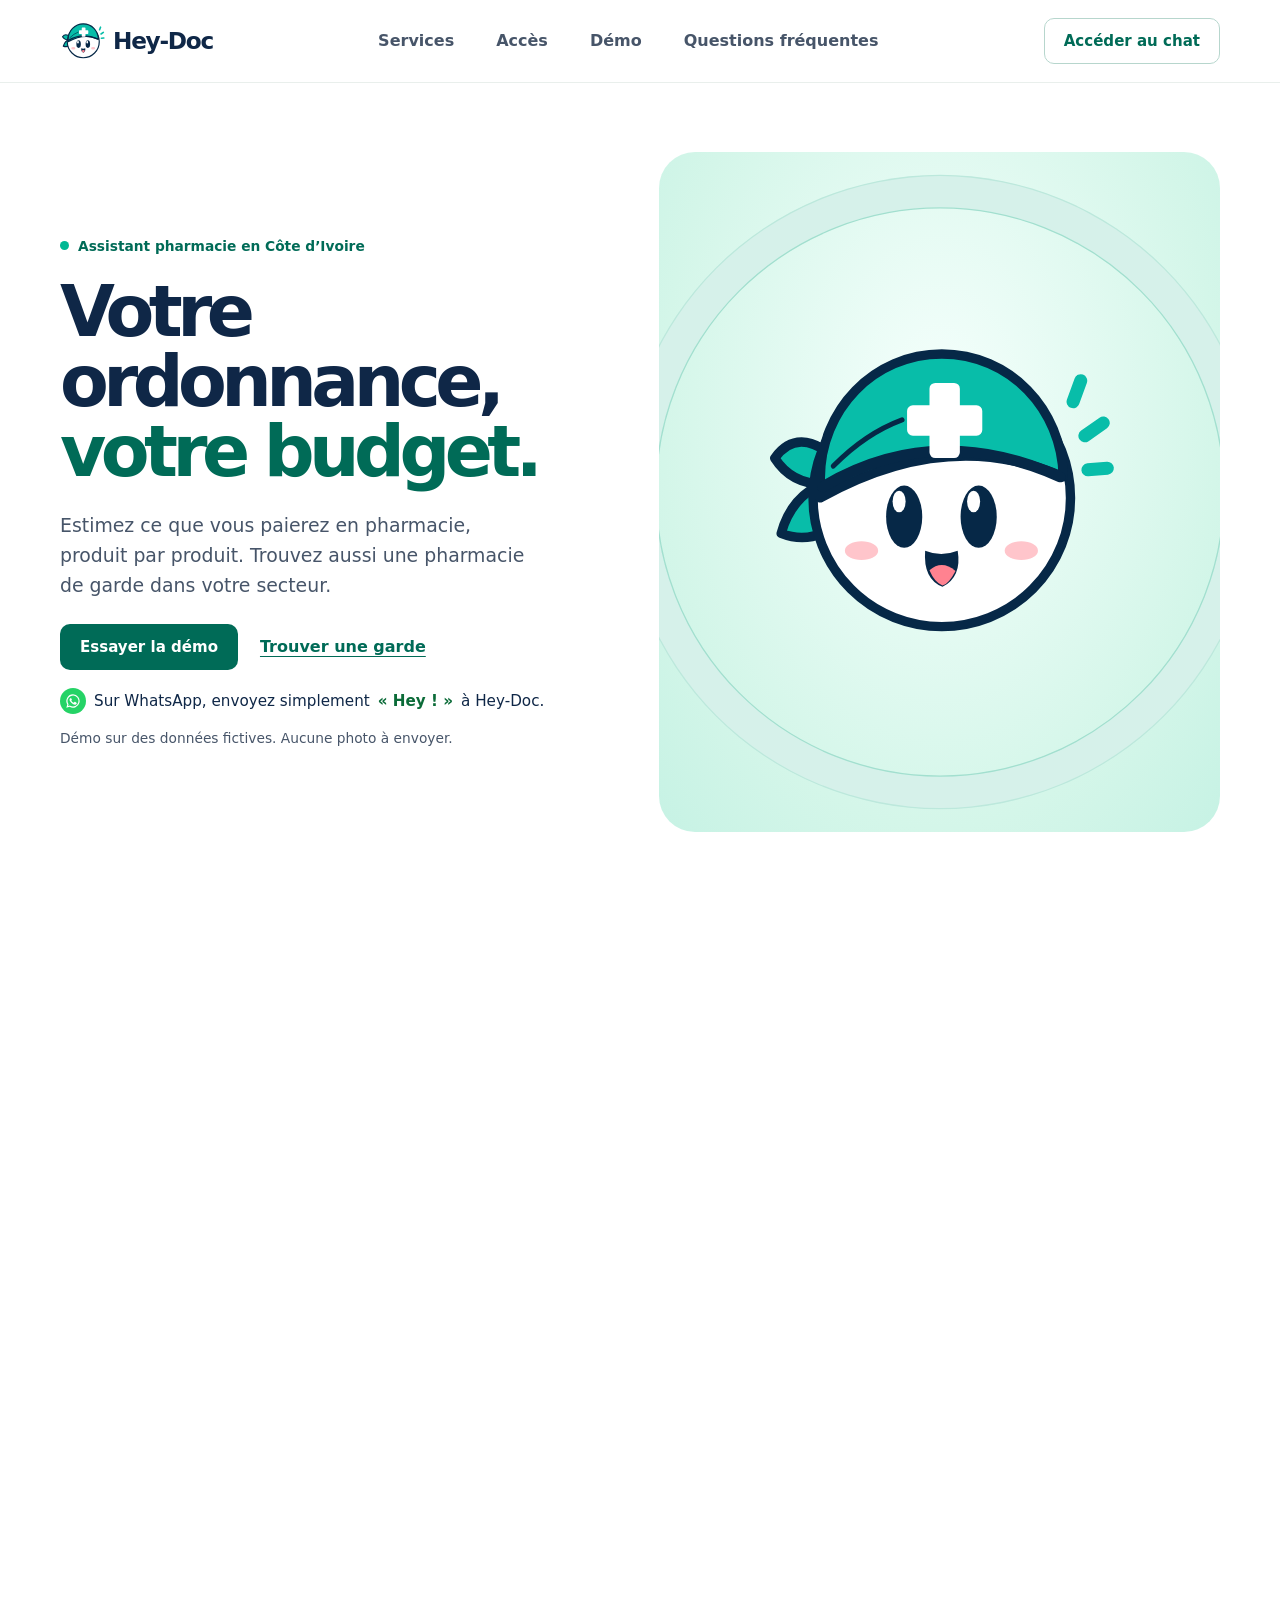
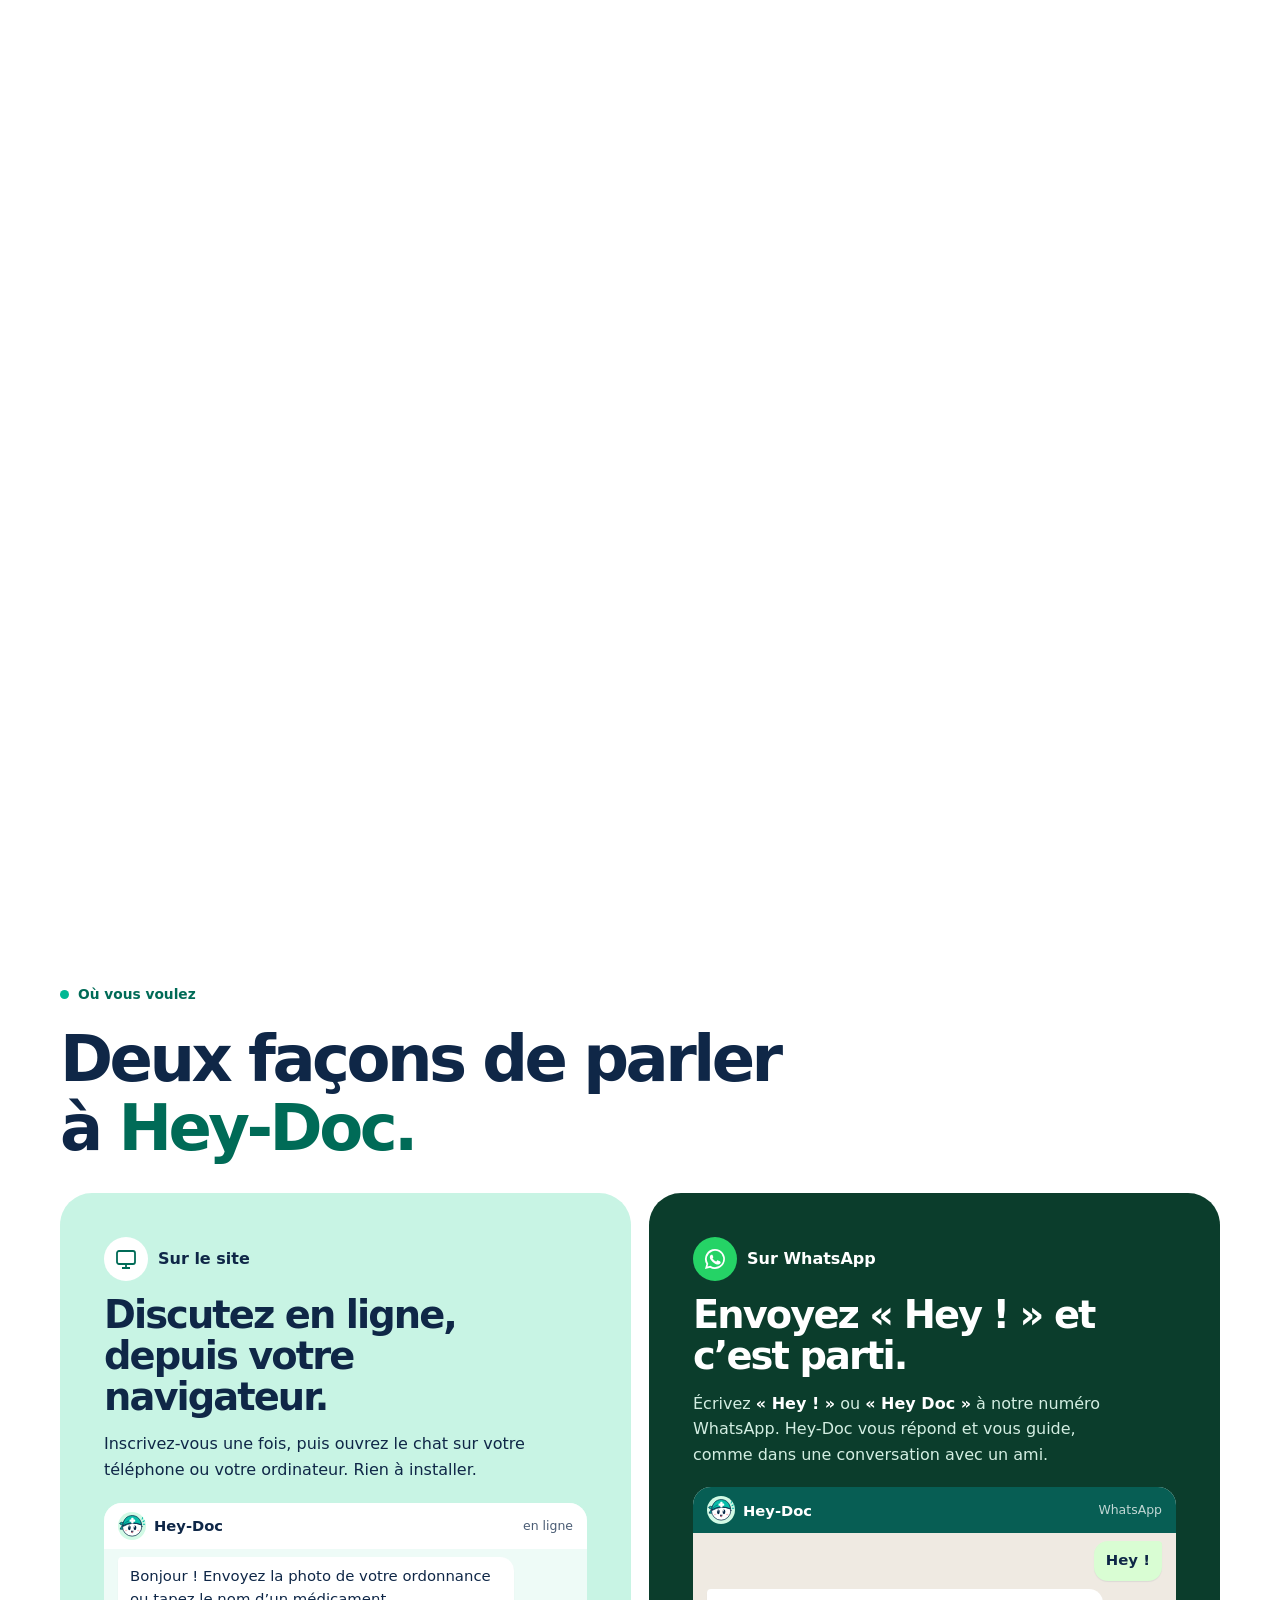
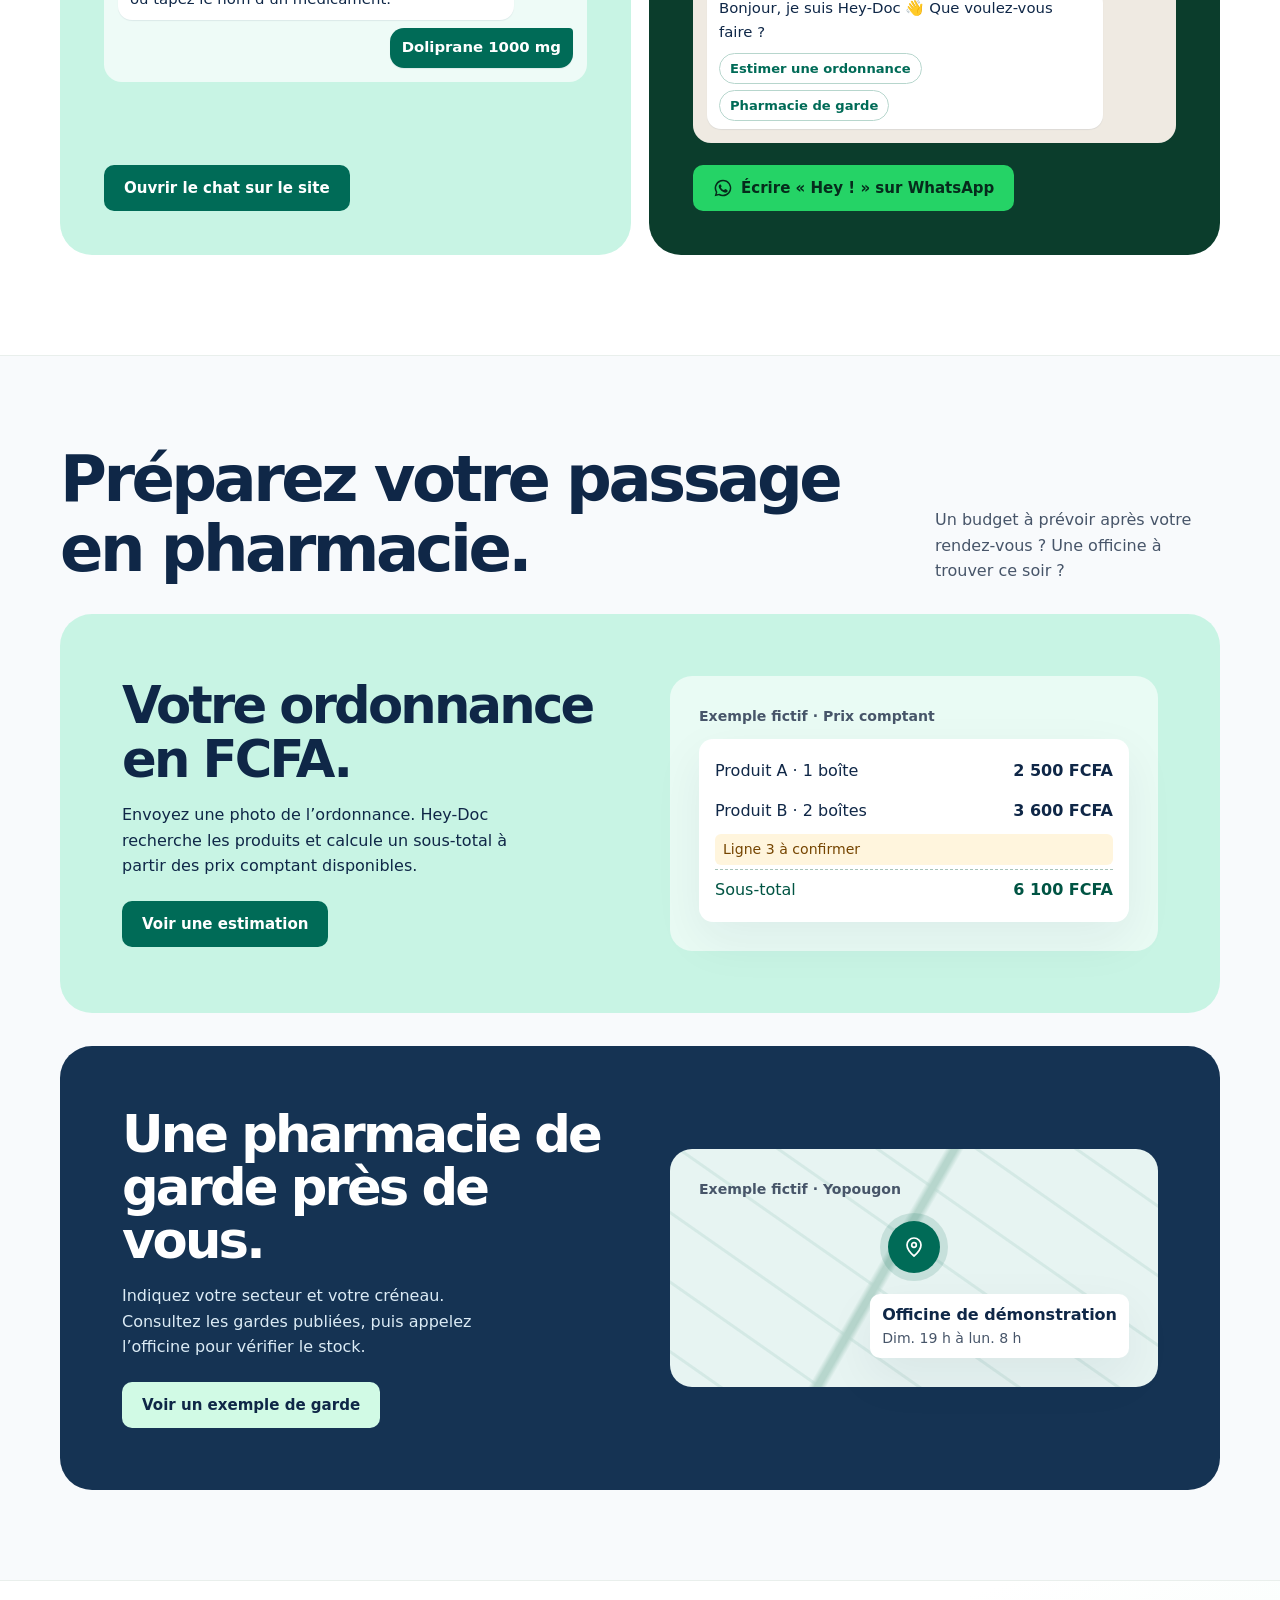
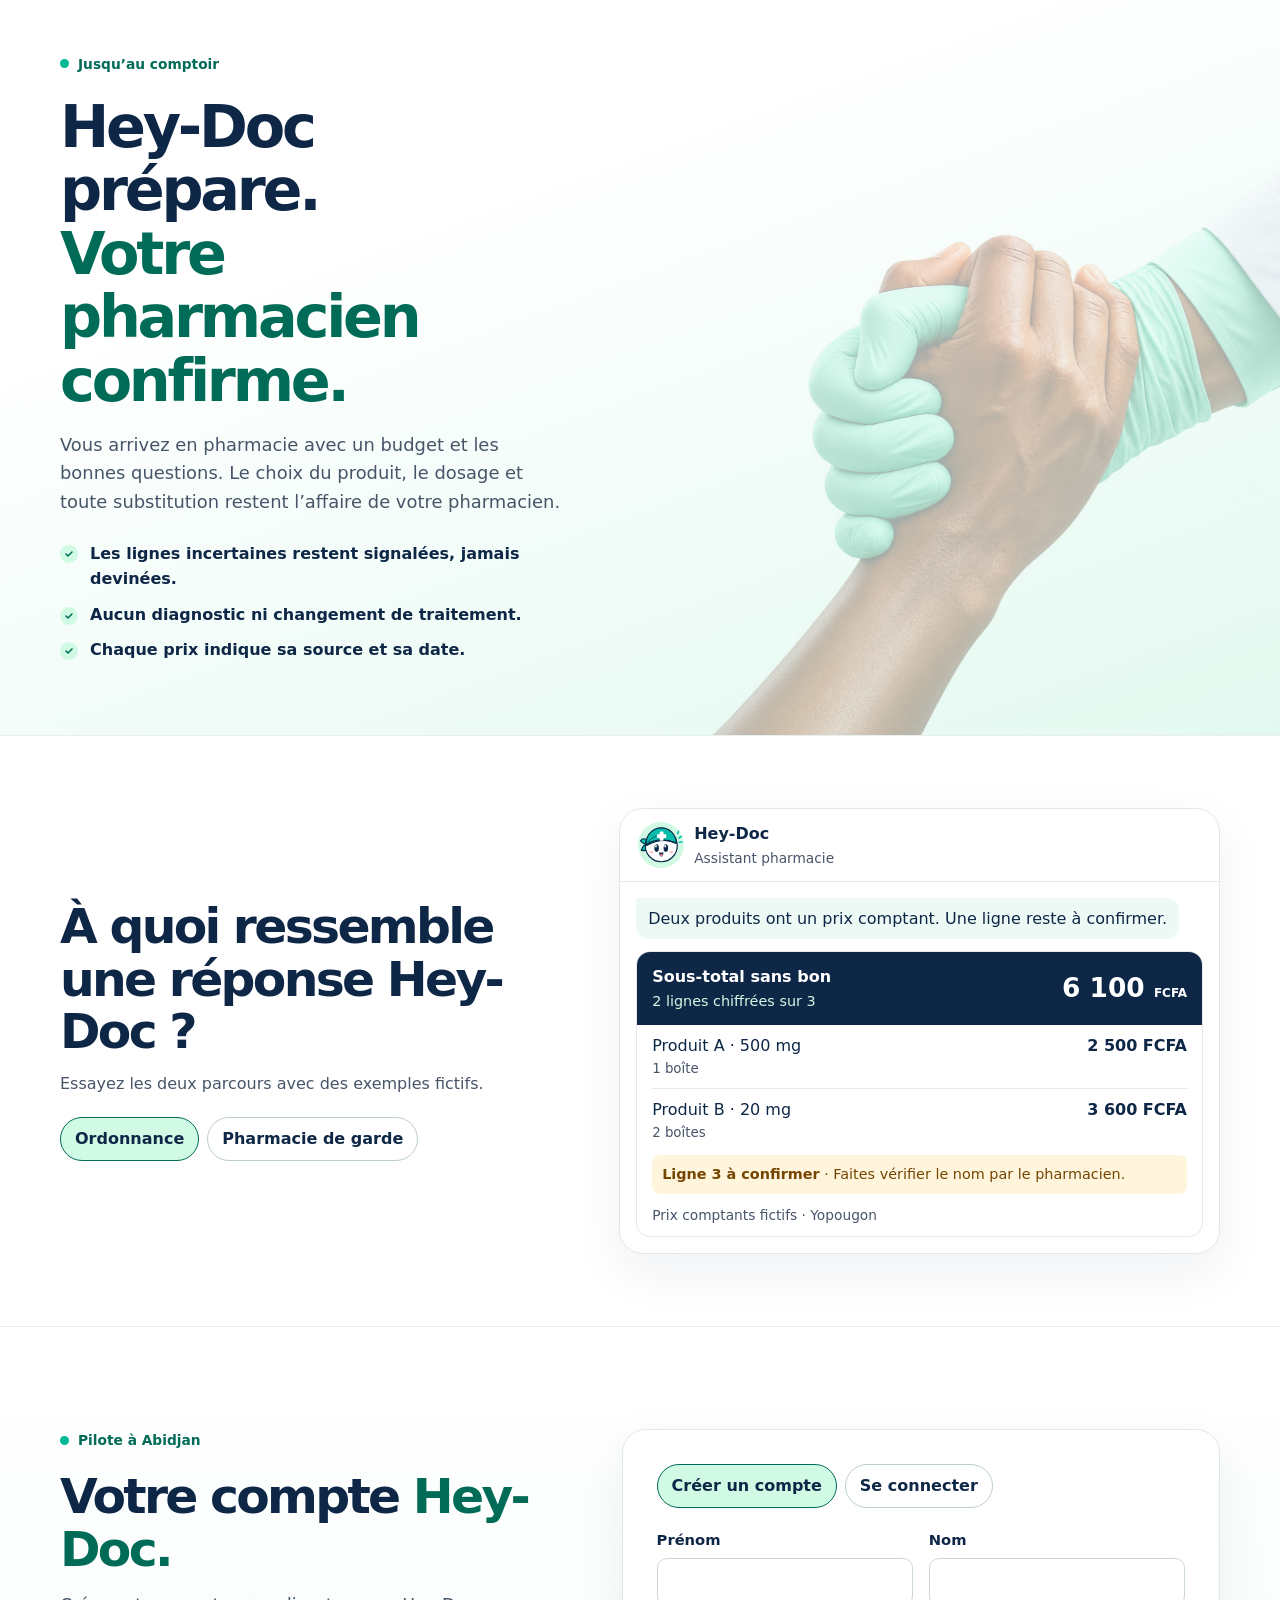
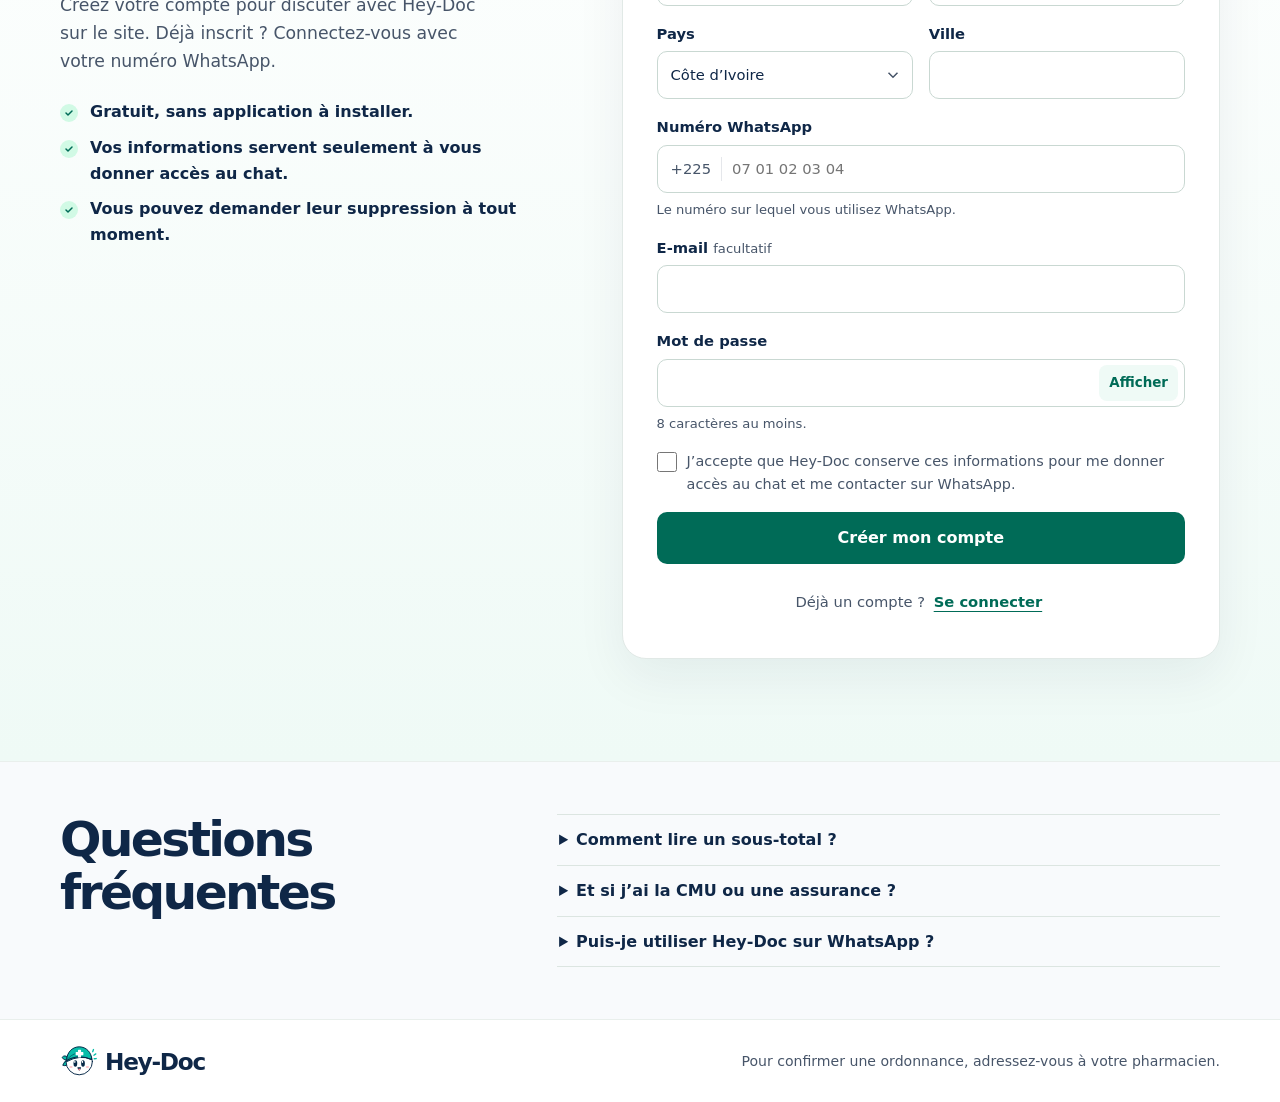
<file: frontend/index.html>
<!doctype html>
<html lang="fr-CI">
<head>
  <meta charset="utf-8">
  <meta name="viewport" content="width=device-width, initial-scale=1">
  <meta name="description" content="Découvrez Hey-Doc, l’assistant qui vous aide à estimer le coût de votre ordonnance et à trouver une pharmacie de garde en Côte d’Ivoire.">
  <title>Hey-Doc · Votre ordonnance, votre budget</title>
  <link rel="icon" href="../branding/heydoc-mascotte.svg" type="image/svg+xml">
  <script>if (!matchMedia('(prefers-reduced-motion: reduce)').matches) document.documentElement.classList.add('cine');</script>
  <link rel="stylesheet" href="../branding/theme.css">
  <link rel="stylesheet" href="landing.css">
  <meta name="heydoc-api" content="http://127.0.0.1:8080">
  <!-- Numéro WhatsApp du bot, chiffres seulement avec l’indicatif (2250700000000). Vide : le lien mène à l’inscription. -->
  <meta name="heydoc-whatsapp" content="">
  <script src="vendor/gsap.min.js" defer></script>
  <script src="vendor/ScrollTrigger.min.js" defer></script>
  <script src="landing.js" defer></script>
  <script src="account.js" defer></script>
</head>
<body>
  <a class="skip" href="#contenu">Aller au contenu</a>
  <header class="site-header" id="haut">
    <div class="wrap header-inner">
      <a class="wordmark" href="#haut"><img src="../branding/heydoc-mascotte.svg" width="46" height="46" alt=""><span>Hey-Doc</span></a>
      <nav aria-label="Navigation principale">
        <a href="#services">Services</a>
        <a href="#acces">Accès</a>
        <a href="#demo">Démo</a>
        <a href="#faq">Questions fréquentes</a>
      </nav>
      <a class="button outline header-account" href="#inscription">Accéder au chat</a>
    </div>
  </header>

  <main id="contenu">
    <div class="scroll-progress" aria-hidden="true"></div>
    <section class="film" aria-labelledby="headline">
      <div class="film-track">
        <div class="film-stage wrap">
          <div class="film-copy">
            <div class="film-intro">
              <p class="eyebrow"><span></span> Assistant pharmacie en Côte d’Ivoire</p>
              <h1 id="headline">Votre ordonnance,<br> <em>votre budget.</em></h1>
              <p class="lead">Estimez ce que vous paierez en pharmacie, produit par produit. Trouvez aussi une pharmacie de garde dans votre secteur.</p>
              <div class="hero-actions">
                <a class="button primary" href="#demo" data-select="ordonnance">Essayer la démo</a>
                <a class="text-link" href="#demo" data-select="garde">Trouver une garde</a>
              </div>
              <p class="hey-note"><span class="wa-dot"><svg viewBox="0 0 24 24" fill="currentColor" aria-hidden="true"><path d="M12 2a10 10 0 0 0-8.6 15.1L2 22l5-1.3A10 10 0 1 0 12 2Zm0 18.2a8.2 8.2 0 0 1-4.2-1.2l-.3-.2-3 .8.8-2.9-.2-.3A8.2 8.2 0 1 1 12 20.2Zm4.5-6.1c-.2-.1-1.5-.7-1.7-.8-.2-.1-.4-.1-.6.1l-.8 1c-.1.2-.3.2-.5.1a6.7 6.7 0 0 1-3.3-2.9c-.3-.4.3-.4.7-1.3.1-.2 0-.3 0-.4l-.8-1.8c-.2-.5-.4-.4-.6-.4h-.5a1 1 0 0 0-.7.3 3 3 0 0 0-.9 2.2 5.2 5.2 0 0 0 1.1 2.7 11.8 11.8 0 0 0 4.5 4c1.7.7 2.3.8 3.2.6a2.7 2.7 0 0 0 1.8-1.3 2.2 2.2 0 0 0 .2-1.3c-.1-.1-.3-.2-.5-.3Z"/></svg></span> Sur WhatsApp, envoyez simplement <strong>« Hey ! »</strong> à Hey-Doc.</p>
              <p class="demo-note">Démo sur des données fictives. Aucune photo à envoyer.</p>
            </div>
            <ol class="film-steps">
              <li data-film-step>
                <span aria-hidden="true">01</span>
                <h2>Photographiez votre ordonnance</h2>
                <p>Cadrez la page entière. Une photo lisible aide à retrouver le nom et le dosage de chaque produit.</p>
              </li>
              <li data-film-step>
                <span aria-hidden="true">02</span>
                <h2>Vérifiez ce que Hey-Doc a lu</h2>
                <p>Les produits identifiés s’affichent avec leur présentation. Une ligne difficile à lire reste à confirmer en pharmacie.</p>
              </li>
              <li data-film-step>
                <span aria-hidden="true">03</span>
                <h2>Voyez combien prévoir</h2>
                <p>Le sous-total additionne les lignes avec un prix comptant disponible. Les lignes à vérifier restent visibles.</p>
                <a class="button primary" href="#demo" data-select="ordonnance">Essayer l’exemple complet</a>
              </li>
            </ol>
          </div>
          <div class="film-art" aria-hidden="true">
            <div class="orbit"></div>
            <img class="film-mascot" src="../branding/heydoc-mascotte.svg" alt="" width="512" height="512">
            <div class="phone">
              <div class="phone-bar"><img src="../branding/heydoc-mascotte.svg" alt="" width="40" height="40"><strong>Hey-Doc</strong><span>Exemple fictif</span></div>
              <div class="phone-screen">
                <div class="rx">
                  <strong>Ordonnance</strong>
                  <i></i><i></i><i></i><i></i><i></i>
                  <b class="rx-scan"></b>
                </div>
                <div class="rx-flash"></div>
                <div class="rows">
                  <div class="row"><strong>Produit A · 500 mg</strong><span>2 500 FCFA</span></div>
                  <div class="row"><strong>Produit B · 20 mg</strong><span>3 600 FCFA</span></div>
                  <div class="row row-warning"><strong>Ligne 3</strong><span>À confirmer</span></div>
                </div>
                <div class="total">
                  <span>Sous-total sans bon</span>
                  <strong><output class="total-amount">6 100</output> <small>FCFA</small></strong>
                  <span>2 lignes chiffrées sur 3</span>
                </div>
              </div>
            </div>
            <div class="duty-chip">
              <i><svg viewBox="0 0 24 24" fill="none" stroke="currentColor" stroke-width="1.8"><path d="M19 10c0 5-7 11-7 11s-7-6-7-11a7 7 0 1 1 14 0Z"/><circle cx="12" cy="10" r="2.3"/></svg></i>
              <div><strong>Garde ce soir</strong><span>Yopougon · Dim. 19 h à lun. 8 h</span></div>
            </div>
          </div>
        </div>
      </div>
    </section>

    <section id="acces" class="access-section" aria-labelledby="access-title">
      <div class="wrap">
        <div class="access-intro" data-reveal>
          <p class="eyebrow"><span></span> Où vous voulez</p>
          <h2 id="access-title">Deux façons de parler<br> à <em>Hey-Doc.</em></h2>
        </div>
        <div class="access-grid">
          <article class="access-card access-web" data-reveal>
            <div class="access-head">
              <span class="access-icon" aria-hidden="true"><svg viewBox="0 0 24 24" fill="none" stroke="currentColor" stroke-width="1.8"><rect x="3" y="4" width="18" height="13" rx="2"/><path d="M8 21h8M12 17v4"/></svg></span>
              <p>Sur le site</p>
            </div>
            <h3>Discutez en ligne, depuis votre navigateur.</h3>
            <p>Inscrivez-vous une fois, puis ouvrez le chat sur votre téléphone ou votre ordinateur. Rien à installer.</p>
            <div class="mini-chat" aria-hidden="true">
              <div class="mini-bar"><img src="../branding/heydoc-mascotte.svg" alt="" width="28" height="28"><strong>Hey-Doc</strong><span>en ligne</span></div>
              <p class="msg bot">Bonjour ! Envoyez la photo de votre ordonnance ou tapez le nom d’un médicament.</p>
              <p class="msg me">Doliprane 1000 mg</p>
            </div>
            <a class="button primary" href="#inscription">Ouvrir le chat sur le site</a>
          </article>
          <article class="access-card access-wa" data-reveal>
            <div class="access-head">
              <span class="access-icon" aria-hidden="true"><svg viewBox="0 0 24 24" fill="currentColor" aria-hidden="true"><path d="M12 2a10 10 0 0 0-8.6 15.1L2 22l5-1.3A10 10 0 1 0 12 2Zm0 18.2a8.2 8.2 0 0 1-4.2-1.2l-.3-.2-3 .8.8-2.9-.2-.3A8.2 8.2 0 1 1 12 20.2Zm4.5-6.1c-.2-.1-1.5-.7-1.7-.8-.2-.1-.4-.1-.6.1l-.8 1c-.1.2-.3.2-.5.1a6.7 6.7 0 0 1-3.3-2.9c-.3-.4.3-.4.7-1.3.1-.2 0-.3 0-.4l-.8-1.8c-.2-.5-.4-.4-.6-.4h-.5a1 1 0 0 0-.7.3 3 3 0 0 0-.9 2.2 5.2 5.2 0 0 0 1.1 2.7 11.8 11.8 0 0 0 4.5 4c1.7.7 2.3.8 3.2.6a2.7 2.7 0 0 0 1.8-1.3 2.2 2.2 0 0 0 .2-1.3c-.1-.1-.3-.2-.5-.3Z"/></svg></span>
              <p>Sur WhatsApp</p>
            </div>
            <h3>Envoyez « Hey ! » et c’est parti.</h3>
            <p>Écrivez <strong>« Hey ! »</strong> ou <strong>« Hey Doc »</strong> à notre numéro WhatsApp. Hey-Doc vous répond et vous guide, comme dans une conversation avec un ami.</p>
            <div class="mini-chat wa" aria-hidden="true">
              <div class="mini-bar"><img src="../branding/heydoc-mascotte.svg" alt="" width="28" height="28"><strong>Hey-Doc</strong><span>WhatsApp</span></div>
              <p class="msg me">Hey !</p>
              <p class="msg bot">Bonjour, je suis Hey-Doc 👋 Que voulez-vous faire ? <span class="chips"><b>Estimer une ordonnance</b><b>Pharmacie de garde</b></span></p>
            </div>
            <a class="button wa-button" href="#inscription" data-whatsapp><svg viewBox="0 0 24 24" fill="currentColor" aria-hidden="true"><path d="M12 2a10 10 0 0 0-8.6 15.1L2 22l5-1.3A10 10 0 1 0 12 2Zm0 18.2a8.2 8.2 0 0 1-4.2-1.2l-.3-.2-3 .8.8-2.9-.2-.3A8.2 8.2 0 1 1 12 20.2Zm4.5-6.1c-.2-.1-1.5-.7-1.7-.8-.2-.1-.4-.1-.6.1l-.8 1c-.1.2-.3.2-.5.1a6.7 6.7 0 0 1-3.3-2.9c-.3-.4.3-.4.7-1.3.1-.2 0-.3 0-.4l-.8-1.8c-.2-.5-.4-.4-.6-.4h-.5a1 1 0 0 0-.7.3 3 3 0 0 0-.9 2.2 5.2 5.2 0 0 0 1.1 2.7 11.8 11.8 0 0 0 4.5 4c1.7.7 2.3.8 3.2.6a2.7 2.7 0 0 0 1.8-1.3 2.2 2.2 0 0 0 .2-1.3c-.1-.1-.3-.2-.5-.3Z"/></svg> Écrire « Hey ! » sur WhatsApp</a>
          </article>
        </div>
      </div>
    </section>

    <section id="services" class="feature-section" aria-labelledby="features-title">
      <div class="wrap">
        <div class="services-intro" id="fonctionnement" data-reveal>
          <h2 id="features-title">Préparez votre passage<br> en pharmacie.</h2>
          <p>Un budget à prévoir après votre rendez-vous&nbsp;? Une officine à trouver ce soir&nbsp;?</p>
        </div>
        <div class="service-stack">
          <article class="service prescription">
            <div class="service-copy" data-reveal>
              <h3>Votre ordonnance en FCFA.</h3>
              <p>Envoyez une photo de l’ordonnance. Hey-Doc recherche les produits et calcule un sous-total à partir des prix comptant disponibles.</p>
              <a class="button primary" href="#demo" data-select="ordonnance">Voir une estimation</a>
            </div>
            <div class="service-visual" data-reveal>
              <div class="visual-label">Exemple fictif · Prix comptant</div>
              <div class="receipt">
                <div><span>Produit A · 1 boîte</span><strong>2 500 FCFA</strong></div>
                <div><span>Produit B · 2 boîtes</span><strong>3 600 FCFA</strong></div>
                <p class="receipt-warning">Ligne 3 à confirmer</p>
                <div class="receipt-total"><span>Sous-total</span><strong>6 100 FCFA</strong></div>
              </div>
            </div>
          </article>
          <article class="service duty">
            <div class="service-copy" data-reveal>
              <h3>Une pharmacie de garde près de vous.</h3>
              <p>Indiquez votre secteur et votre créneau. Consultez les gardes publiées, puis appelez l’officine pour vérifier le stock.</p>
              <a class="button service-light" href="#demo" data-select="garde">Voir un exemple de garde</a>
            </div>
            <div class="service-visual map" data-reveal>
              <div class="visual-label">Exemple fictif · Yopougon</div>
              <div class="map-pin" aria-hidden="true"><svg viewBox="0 0 24 24" fill="none" stroke="currentColor" stroke-width="1.7"><path d="M19 10c0 5-7 11-7 11s-7-6-7-11a7 7 0 1 1 14 0Z"/><circle cx="12" cy="10" r="2.3"/></svg></div>
              <div class="map-label"><strong>Officine de démonstration</strong><span>Dim. 19 h à lun. 8 h</span></div>
            </div>
          </article>
        </div>
      </div>
    </section>

    <section class="trust" aria-labelledby="trust-title">
      <div class="wrap trust-inner">
        <div class="trust-copy" data-reveal>
          <p class="eyebrow"><span></span> Jusqu’au comptoir</p>
          <h2 id="trust-title">Hey-Doc prépare.<br> <em>Votre pharmacien confirme.</em></h2>
          <p>Vous arrivez en pharmacie avec un budget et les bonnes questions. Le choix du produit, le dosage et toute substitution restent l’affaire de votre pharmacien.</p>
          <ul class="trust-points">
            <li>Les lignes incertaines restent signalées, jamais devinées.</li>
            <li>Aucun diagnostic ni changement de traitement.</li>
            <li>Chaque prix indique sa source et sa date.</li>
          </ul>
        </div>
      </div>
      <img class="trust-art" src="images/poignee-main-1191.webp" srcset="images/poignee-main-640.webp 640w, images/poignee-main-1191.webp 1191w" sizes="(max-width: 900px) 92vw, 54vw" width="1191" height="1321" loading="lazy" decoding="async" alt="La main gantée d’un pharmacien serre fermement celle d’un patient.">
    </section>

    <section id="demo" class="wrap demo" data-reveal aria-labelledby="demo-title">
      <div class="section-intro">
        <h2 id="demo-title">À quoi ressemble une réponse Hey-Doc ?</h2>
        <p>Essayez les deux parcours avec des exemples fictifs.</p>
        <div class="options" role="group" aria-label="Exemple à afficher">
          <button type="button" data-example="ordonnance" aria-controls="ordonnance" aria-pressed="true">Ordonnance</button>
          <button type="button" data-example="garde" aria-controls="garde" aria-pressed="false">Pharmacie de garde</button>
        </div>
      </div>
      <div class="chat">
        <header class="chat-header"><img src="../branding/heydoc-mascotte.svg" width="46" height="46" alt=""><div><strong>Hey-Doc</strong><p>Assistant pharmacie</p></div></header>
        <div class="example" id="ordonnance">
          <p class="bubble">Deux produits ont un prix comptant. Une ligne reste à confirmer.</p>
          <div class="result">
            <div class="result-head"><div><h3>Sous-total sans bon</h3><p>2 lignes chiffrées sur 3</p></div><strong>6 100 <small>FCFA</small></strong></div>
            <dl><div><dt>Produit A · 500 mg<small>1 boîte</small></dt><dd>2 500 FCFA</dd></div><div><dt>Produit B · 20 mg<small>2 boîtes</small></dt><dd>3 600 FCFA</dd></div></dl>
            <p class="warning"><strong>Ligne 3 à confirmer</strong> · Faites vérifier le nom par le pharmacien.</p>
            <p class="source">Prix comptants fictifs · Yopougon</p>
          </div>
        </div>
        <div class="example" id="garde" hidden>
          <p class="bubble">Voici un exemple de garde pour Yopougon, dimanche soir.</p>
          <div class="result">
            <div class="result-head"><div><h3>Pharmacie de démonstration</h3><p>Yopougon · Niangon</p></div></div>
            <dl><div><dt>Créneau de garde</dt><dd>Dim. 19 h à lun. 8 h</dd></div><div><dt>Téléphone</dt><dd>Exemple sans numéro</dd></div></dl>
            <p class="source">Planning fictif · Pour une garde réelle, appelez l’officine pour vérifier le stock.</p>
          </div>
        </div>
      </div>
    </section>

    <section id="inscription" class="signup-section" aria-labelledby="signup-title">
      <div class="wrap signup">
        <div class="signup-copy" data-reveal>
          <p class="eyebrow"><span></span> Pilote à Abidjan</p>
          <h2 id="signup-title">Votre compte <em>Hey-Doc.</em></h2>
          <p>Créez votre compte pour discuter avec Hey-Doc sur le site. Déjà inscrit ? Connectez-vous avec votre numéro WhatsApp.</p>
          <ul class="trust-points">
            <li>Gratuit, sans application à installer.</li>
            <li>Vos informations servent seulement à vous donner accès au chat.</li>
            <li>Vous pouvez demander leur suppression à tout moment.</li>
          </ul>
        </div>
        <div class="signup-card" data-reveal>
          <div class="auth-tabs options" role="group" aria-label="Compte Hey-Doc">
            <button type="button" data-auth-tab="register" aria-controls="register-form" aria-pressed="true">Créer un compte</button>
            <button type="button" data-auth-tab="login" aria-controls="login-form" aria-pressed="false">Se connecter</button>
          </div>

          <form id="register-form" class="auth-form signup-form" novalidate data-endpoint="/v1/auth/register">
            <div class="field-row">
              <label class="field">Prénom
                <input name="first_name" autocomplete="given-name" required maxlength="80">
                <small class="field-error" hidden></small>
              </label>
              <label class="field">Nom
                <input name="last_name" autocomplete="family-name" required maxlength="80">
                <small class="field-error" hidden></small>
              </label>
            </div>
            <div class="field-row">
              <label class="field">Pays
                <select name="country" autocomplete="country" required>
                  <option value="CI" data-dial="225" selected>Côte d’Ivoire</option>
                  <option value="BJ" data-dial="229">Bénin</option>
                  <option value="BF" data-dial="226">Burkina Faso</option>
                  <option value="CM" data-dial="237">Cameroun</option>
                  <option value="GH" data-dial="233">Ghana</option>
                  <option value="GN" data-dial="224">Guinée</option>
                  <option value="ML" data-dial="223">Mali</option>
                  <option value="NE" data-dial="227">Niger</option>
                  <option value="SN" data-dial="221">Sénégal</option>
                  <option value="TG" data-dial="228">Togo</option>
                  <option value="FR" data-dial="33">France</option>
                </select>
              </label>
              <label class="field">Ville
                <input name="city" autocomplete="address-level2" required maxlength="80" list="cities">
                <datalist id="cities"><option value="Abidjan"><option value="Bouaké"><option value="Daloa"><option value="San-Pédro"><option value="Yamoussoukro"><option value="Korhogo"><option value="Man"></datalist>
                <small class="field-error" hidden></small>
              </label>
            </div>
            <label class="field">Numéro WhatsApp
              <span class="phone-input"><span class="dial" aria-hidden="true">+225</span><input name="whatsapp" type="tel" inputmode="tel" autocomplete="tel-national" required placeholder="07 01 02 03 04" aria-describedby="register-whatsapp-hint"></span>
              <small id="register-whatsapp-hint" class="field-hint">Le numéro sur lequel vous utilisez WhatsApp.</small>
              <small class="field-error" hidden></small>
            </label>
            <label class="field"><span>E-mail <span class="optional">facultatif</span></span>
              <input name="email" type="email" autocomplete="email" maxlength="254">
              <small class="field-error" hidden></small>
            </label>
            <label class="field">Mot de passe
              <span class="password-input"><input name="password" type="password" autocomplete="new-password" required maxlength="128" aria-describedby="register-password-hint"><button type="button" class="show-password" aria-pressed="false">Afficher</button></span>
              <small id="register-password-hint" class="field-hint">8 caractères au moins.</small>
              <small class="field-error" hidden></small>
            </label>
            <label class="honeypot" aria-hidden="true">Site web<input name="website" tabindex="-1" autocomplete="off"></label>
            <label class="consent">
              <input type="checkbox" name="consent" required>
              <span>J’accepte que Hey-Doc conserve ces informations pour me donner accès au chat et me contacter sur WhatsApp.</span>
            </label>
            <small class="field-error consent-error" hidden></small>
            <button class="button primary signup-submit" type="submit" data-label="Créer mon compte">Créer mon compte</button>
            <p class="form-status" role="status" aria-live="polite"></p>
            <p class="switch">Déjà un compte ? <button type="button" class="link-button" data-auth-tab="login">Se connecter</button></p>
          </form>

          <form id="login-form" class="auth-form signup-form" novalidate data-endpoint="/v1/auth/login" hidden>
            <label class="field">Pays
              <select name="country" autocomplete="country">
                  <option value="CI" data-dial="225" selected>Côte d’Ivoire</option>
                  <option value="BJ" data-dial="229">Bénin</option>
                  <option value="BF" data-dial="226">Burkina Faso</option>
                  <option value="CM" data-dial="237">Cameroun</option>
                  <option value="GH" data-dial="233">Ghana</option>
                  <option value="GN" data-dial="224">Guinée</option>
                  <option value="ML" data-dial="223">Mali</option>
                  <option value="NE" data-dial="227">Niger</option>
                  <option value="SN" data-dial="221">Sénégal</option>
                  <option value="TG" data-dial="228">Togo</option>
                  <option value="FR" data-dial="33">France</option>
              </select>
            </label>
            <label class="field">Numéro WhatsApp
              <span class="phone-input"><span class="dial" aria-hidden="true">+225</span><input name="whatsapp" type="tel" inputmode="tel" autocomplete="tel-national" required placeholder="07 01 02 03 04" aria-describedby="login-whatsapp-hint"></span>
              <small id="login-whatsapp-hint" class="field-hint">Le numéro sur lequel vous utilisez WhatsApp.</small>
              <small class="field-error" hidden></small>
            </label>
            <label class="field">Mot de passe
              <span class="password-input"><input name="password" type="password" autocomplete="current-password" required maxlength="128"><button type="button" class="show-password" aria-pressed="false">Afficher</button></span>
              <small class="field-error" hidden></small>
            </label>
            <button class="button primary signup-submit" type="submit" data-label="Se connecter">Se connecter</button>
            <p class="form-status" role="status" aria-live="polite"></p>
            <p class="switch">Pas encore de compte ? <button type="button" class="link-button" data-auth-tab="register">Créer un compte</button></p>
          </form>

          <div class="signup-done" hidden tabindex="-1">
            <div class="done-icon" aria-hidden="true"><svg viewBox="0 0 24 24" fill="none" stroke="currentColor" stroke-width="2.2"><path d="m5 12.5 4.5 4.5L19 7.5"/></svg></div>
            <h3>Bonjour<span class="done-name"></span> !</h3>
            <p>Vous êtes connecté avec le <strong class="done-number"></strong>. Votre espace de chat vous attend.</p>
            <div class="done-actions">
              <a class="button primary" href="chat.html">Ouvrir le chat</a>
              <button type="button" class="button outline logout">Se déconnecter</button>
            </div>
          </div>
        </div>
      </div>
    </section>

    <section id="faq" class="faq-section" data-reveal aria-labelledby="faq-title">
      <div class="wrap faq">
        <h2 id="faq-title">Questions fréquentes</h2>
        <div class="questions">
          <details><summary>Comment lire un sous-total ?</summary><p>Le sous-total additionne les lignes dont la présentation, la quantité et le prix comptant sont connus. Les autres lignes restent visibles pour que vous puissiez les faire vérifier en pharmacie.</p></details>
          <details><summary>Et si j’ai la CMU ou une assurance ?</summary><p>Le parcours est d’abord conçu pour estimer le prix sans bon. Une mention de couverture pourra s’afficher quand la présentation figure dans une liste vérifiée. Le reste à payer dépend de vos droits et des conditions du régime.</p></details>
          <details><summary>Puis-je utiliser Hey-Doc sur WhatsApp ?</summary><p>Oui. Envoyez « Hey ! » ou « Hey Doc » au numéro WhatsApp de Hey-Doc : il vous répond et vous propose d’estimer une ordonnance ou de trouver une pharmacie de garde. Vous pouvez aussi discuter avec Hey-Doc directement sur ce site.</p></details>
        </div>
      </div>
    </section>
  </main>

  <footer class="wrap footer">
    <a class="wordmark" href="#haut"><img src="../branding/heydoc-mascotte.svg" width="38" height="38" alt="">Hey-Doc</a>
    <p>Pour confirmer une ordonnance, adressez-vous à votre pharmacien.</p>
  </footer>
</body>
</html>
</file>
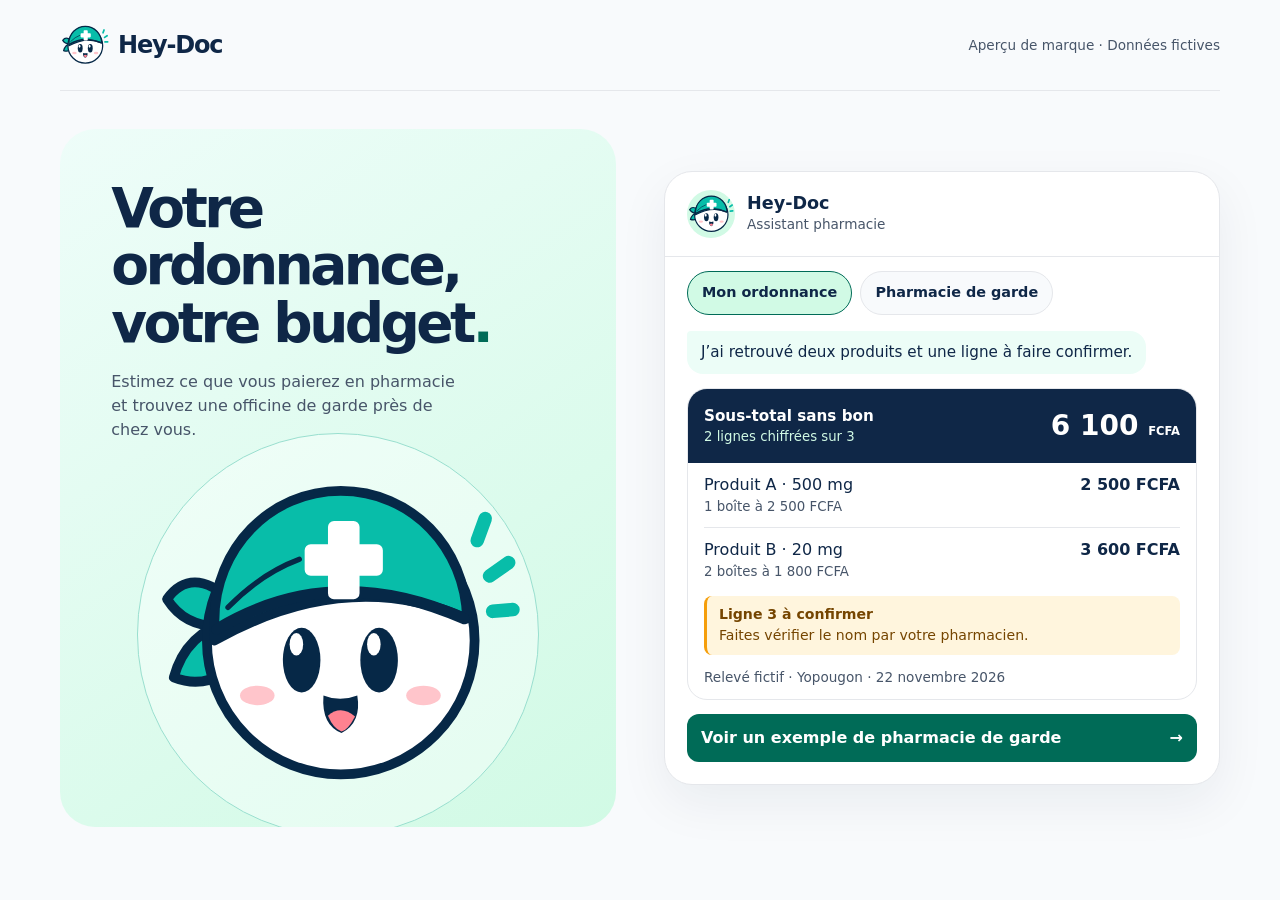
<file: branding/apercu.html>
<!doctype html>
<html lang="fr">
<head>
  <meta charset="utf-8">
  <meta name="viewport" content="width=device-width, initial-scale=1">
  <title>Hey-Doc · Aperçu du chat</title>
  <link rel="icon" href="heydoc-mascotte.svg" type="image/svg+xml">
  <link rel="stylesheet" href="theme.css">
  <link rel="stylesheet" href="apercu.css">
</head>
<body>
  <header class="top">
    <div class="brand"><img src="heydoc-mascotte.svg" alt="" width="50" height="50"><span>Hey-Doc</span></div>
    <p>Aperçu de marque · Données fictives</p>
  </header>
  <main class="layout">
    <section class="intro" aria-labelledby="headline">
      <div class="intro-copy">
        <h1 id="headline">Votre ordonnance,<br> votre budget<span>.</span></h1>
        <p>Estimez ce que vous paierez en pharmacie et trouvez une officine de garde près de chez vous.</p>
      </div>
      <div class="mascot"><img src="heydoc-mascotte.svg" alt="La mascotte Hey-Doc, avec son bandana turquoise" width="360" height="360"></div>
    </section>
    <section class="chat" aria-labelledby="chat-title">
      <header class="chat-head">
        <img src="heydoc-mascotte.svg" alt="" width="48" height="48">
        <div><h2 id="chat-title">Hey-Doc</h2><p>Assistant pharmacie</p></div>
      </header>
      <nav class="routes" aria-label="Parcours de démonstration">
        <button type="button" aria-pressed="true" aria-controls="ordonnance" data-panel="ordonnance">Mon ordonnance</button>
        <button type="button" aria-pressed="false" aria-controls="garde" data-panel="garde">Pharmacie de garde</button>
      </nav>
      <div class="panel" id="ordonnance">
        <p class="bubble">J’ai retrouvé deux produits et une ligne à faire confirmer.</p>
        <article class="result">
          <div class="amount">
            <div><h3>Sous-total sans bon</h3><p>2 lignes chiffrées sur 3</p></div>
            <strong>6 100 <small>FCFA</small></strong>
          </div>
          <dl class="items">
            <div><dt>Produit A · 500 mg<small>1 boîte à 2 500 FCFA</small></dt><dd>2 500 FCFA</dd></div>
            <div><dt>Produit B · 20 mg<small>2 boîtes à 1 800 FCFA</small></dt><dd>3 600 FCFA</dd></div>
          </dl>
          <p class="warning"><strong>Ligne 3 à confirmer</strong><br>Faites vérifier le nom par votre pharmacien.</p>
          <p class="source">Relevé fictif · Yopougon · 22 novembre 2026</p>
        </article>
        <button type="button" class="action" data-panel="garde">Voir un exemple de pharmacie de garde <span aria-hidden="true">→</span></button>
      </div>
      <div class="panel" id="garde" hidden>
        <p class="bubble">Voici comment une officine de garde s’affiche pour votre secteur et votre créneau.</p>
        <article class="result">
          <div class="amount pharmacy"><div><h3>Pharmacie de démonstration</h3><p>Yopougon · Niangon</p></div></div>
          <dl class="items">
            <div><dt>Période de garde</dt><dd>Dim. 19 h – lun. 8 h</dd></div>
            <div><dt>Téléphone</dt><dd>Exemple sans numéro</dd></div>
          </dl>
          <p class="source">Planning fictif · Appelez l’officine pour vérifier le stock avant de partir.</p>
        </article>
      </div>
    </section>
  </main>
  <script>
    const routes = document.querySelectorAll('.routes button');
    const panels = document.querySelectorAll('.panel');
    for (const button of document.querySelectorAll('[data-panel]')) {
      button.addEventListener('click', () => {
        const target = button.dataset.panel;
        for (const panel of panels) panel.hidden = panel.id !== target;
        for (const route of routes) route.setAttribute('aria-pressed', String(route.dataset.panel === target));
        if (!button.closest('.routes')) document.querySelector('.routes [aria-pressed="true"]').focus();
      });
    }
  </script>
</body>
</html>
</file>
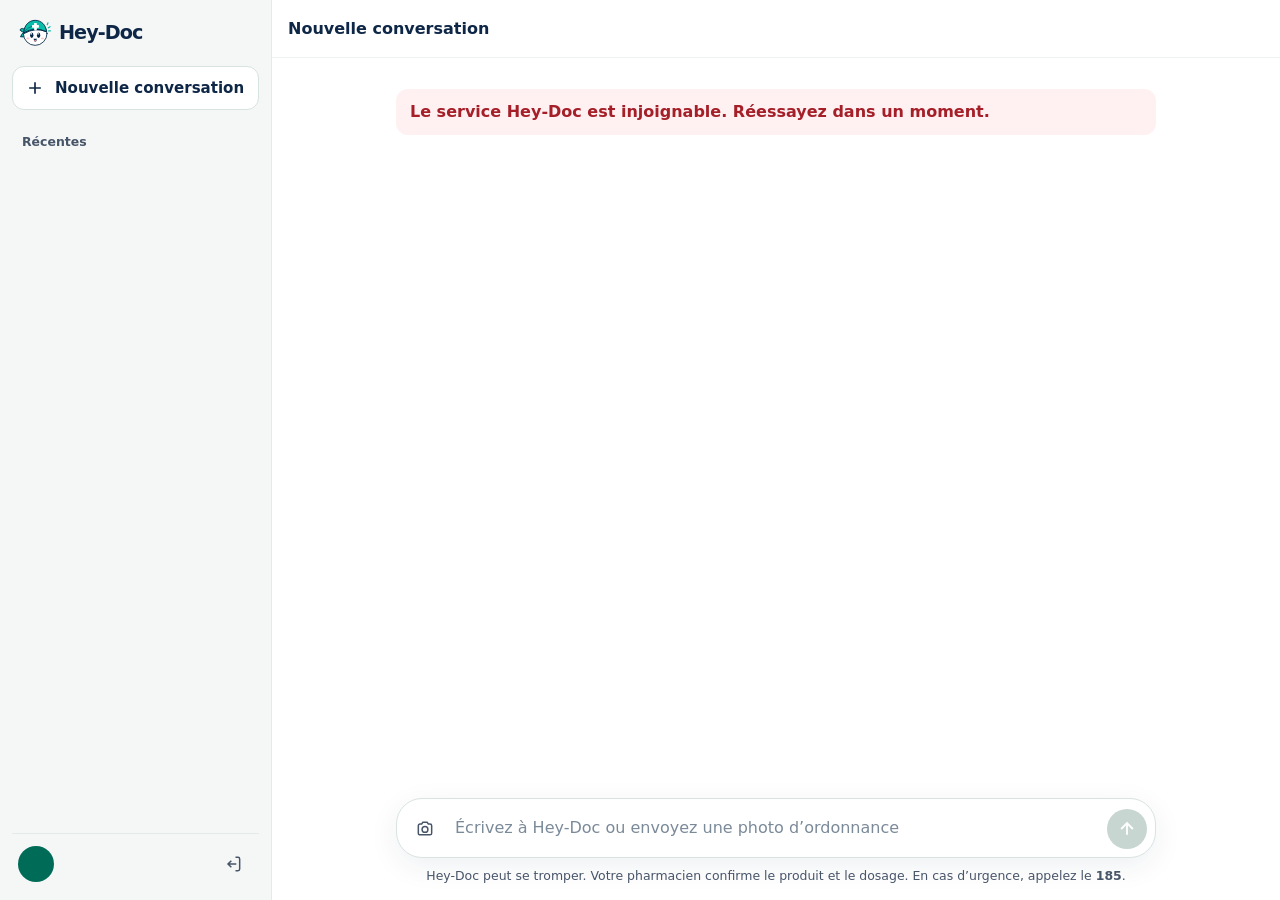
<file: frontend/chat.html>
<!doctype html>
<html lang="fr-CI">
<head>
  <meta charset="utf-8">
  <meta name="viewport" content="width=device-width, initial-scale=1, interactive-widget=resizes-content">
  <title>Chat · Hey-Doc</title>
  <link rel="icon" href="../branding/heydoc-mascotte.svg" type="image/svg+xml">
  <link rel="stylesheet" href="../branding/theme.css">
  <link rel="stylesheet" href="chat.css">
  <meta name="heydoc-api" content="http://127.0.0.1:8080">
  <script src="chat.js" defer></script>
</head>
<body>
  <div class="app" data-state="loading">
    <aside class="sidebar" id="sidebar" aria-label="Conversations">
      <div class="side-top">
        <a class="wordmark" href="index.html"><img src="../branding/heydoc-mascotte.svg" width="34" height="34" alt=""><span>Hey-Doc</span></a>
        <button type="button" class="icon-button close-sidebar" aria-label="Fermer le menu">
          <svg viewBox="0 0 24 24" fill="none" stroke="currentColor" stroke-width="2"><path d="M6 6l12 12M18 6 6 18"/></svg>
        </button>
      </div>
      <button type="button" class="new-chat">
        <svg viewBox="0 0 24 24" fill="none" stroke="currentColor" stroke-width="2"><path d="M12 5v14M5 12h14"/></svg>
        Nouvelle conversation
      </button>
      <nav class="history">
        <p class="history-label">Récentes</p>
        <ul class="history-list"></ul>
        <p class="history-empty" hidden>Vos conversations apparaîtront ici.</p>
      </nav>
      <div class="side-account">
        <span class="avatar" aria-hidden="true"></span>
        <div class="account-text"><strong class="account-name"></strong><small class="account-number"></small></div>
        <button type="button" class="icon-button logout" aria-label="Se déconnecter" title="Se déconnecter">
          <svg viewBox="0 0 24 24" fill="none" stroke="currentColor" stroke-width="1.8"><path d="M15 4h3a2 2 0 0 1 2 2v12a2 2 0 0 1-2 2h-3M10 16l-4-4 4-4M6 12h10"/></svg>
        </button>
      </div>
    </aside>
    <div class="scrim" hidden></div>

    <main class="chat">
      <header class="chat-top">
        <button type="button" class="icon-button open-sidebar" aria-label="Ouvrir le menu" aria-controls="sidebar" aria-expanded="false">
          <svg viewBox="0 0 24 24" fill="none" stroke="currentColor" stroke-width="2"><path d="M4 7h16M4 12h16M4 17h10"/></svg>
        </button>
        <h1 class="chat-title">Nouvelle conversation</h1>
        <button type="button" class="icon-button new-chat-top" aria-label="Nouvelle conversation">
          <svg viewBox="0 0 24 24" fill="none" stroke="currentColor" stroke-width="2"><path d="M12 5v14M5 12h14"/></svg>
        </button>
      </header>

      <div class="thread" tabindex="-1">
        <section class="welcome" aria-labelledby="welcome-title">
          <img src="../branding/heydoc-mascotte.svg" width="76" height="76" alt="">
          <h2 id="welcome-title">Bonjour<span class="welcome-name"></span>, que puis-je faire pour vous&nbsp;?</h2>
          <div class="suggestions">
            <button type="button" data-action="photo"><strong>Estimer mon ordonnance</strong><span>Envoyez une photo, je relève les médicaments</span></button>
            <button type="button" data-prompt="Doliprane 1000 mg N°2"><strong>Taper un médicament</strong><span>Par exemple «&nbsp;Doliprane 1000 mg N°2&nbsp;»</span></button>
            <button type="button" data-prompt="Comment trouver une pharmacie de garde ce soir&nbsp;?"><strong>Pharmacie de garde</strong><span>Trouver une officine ouverte ce soir</span></button>
            <button type="button" data-prompt="Comment lire le sous-total d’une estimation&nbsp;?"><strong>Comprendre une estimation</strong><span>Sous-total, présentation, prix comptant</span></button>
          </div>
        </section>
        <ol class="messages" aria-live="polite" aria-relevant="additions"></ol>
      </div>

      <form class="composer" novalidate>
        <div class="composer-box">
          <button type="button" class="icon-button attach" aria-label="Envoyer une photo d’ordonnance" title="Photo d’ordonnance">
            <svg viewBox="0 0 24 24" fill="none" stroke="currentColor" stroke-width="1.8"><path d="M4 8a2 2 0 0 1 2-2h2l1.5-2h5L16 6h2a2 2 0 0 1 2 2v9a2 2 0 0 1-2 2H6a2 2 0 0 1-2-2Z"/><circle cx="12" cy="12.5" r="3.5"/></svg>
          </button>
          <input class="file" type="file" accept="image/jpeg,image/png,image/heic,image/heif" hidden>
          <label class="visually-hidden" for="message">Votre message</label>
          <textarea id="message" rows="1" maxlength="4000" placeholder="Écrivez à Hey-Doc ou envoyez une photo d’ordonnance" autocomplete="off"></textarea>
          <button type="submit" class="send" aria-label="Envoyer" disabled>
            <svg viewBox="0 0 24 24" fill="none" stroke="currentColor" stroke-width="2.2"><path d="M12 19V5M5 12l7-7 7 7"/></svg>
          </button>
        </div>
        <p class="disclaimer">Hey-Doc peut se tromper. Votre pharmacien confirme le produit et le dosage. En cas d’urgence, appelez le <strong>185</strong>.</p>
      </form>
    </main>
  </div>
</body>
</html>
</file>
<file: branding/theme.css>
:root {
  color-scheme: light;
  --page: #f8fafc;
  --surface: #ffffff;
  --ink: #0f2747;
  --muted: #475569;
  --brand: #00b894;
  --action: #006b57;
  --action-hover: #005443;
  --mint: #d1fae5;
  --link: #2563eb;
  --warning: #f59e0b;
  --warning-bg: #fff5dd;
  --warning-ink: #754500;
  --error: #ef4444;
  --error-ink: #a51f29;
  --error-bg: #fff0f1;
  --line: #e5e7eb;
  --font: ui-rounded, "Nunito", "Avenir Next", system-ui, sans-serif;
  --radius: 20px;
  --shadow: 0 18px 50px #0f274710;
}
</file>
<file: frontend/landing.css>
* { box-sizing: border-box; }
html { scroll-behavior: smooth; }
body { margin: 0; background: var(--surface); color: var(--ink); font: 1rem/1.6 var(--font); }
h1, h2, h3, p, dl, dd { margin: 0; }
img { display: block; }
a { color: inherit; }
button { font: inherit; cursor: pointer; }
:focus-visible { outline: 3px solid var(--link); outline-offset: 4px; }
[hidden] { display: none !important; }
.wrap { width: min(1160px, calc(100% - 56px)); margin-inline: auto; }
.skip { position: absolute; top: 12px; left: 12px; padding: 8px 12px; background: white; translate: 0 -160%; }
.skip:focus { translate: 0; z-index: 2; }
.site-header { border-bottom: 1px solid #e9efec; }
.header-inner, .footer { display: flex; align-items: center; justify-content: space-between; gap: 20px; min-height: 82px; }
.wordmark { display: inline-flex; align-items: center; gap: 7px; text-decoration: none; font-size: 1.45rem; font-weight: 850; letter-spacing: -.055em; white-space: nowrap; }
nav { display: flex; gap: clamp(16px, 4vw, 42px); color: var(--muted); font-weight: 650; }
nav a, .text-link { display: inline-flex; align-items: center; min-height: 44px; text-decoration-thickness: 1px; text-underline-offset: 4px; }
nav a { text-decoration: none; }
nav a:hover, .text-link:hover { color: var(--action-hover); text-decoration: underline; }
.button { display: inline-flex; min-height: 46px; align-items: center; justify-content: center; border-radius: 10px; padding: 10px 19px; border: 1px solid transparent; text-align: center; text-decoration: none; font-size: .94rem; font-weight: 750; }
.outline { border-color: #b7d6cd; color: var(--action); }
.outline:hover { background: #effaf6; }
.primary { color: white; background: var(--action); }
.primary:hover { background: var(--action-hover); }
.eyebrow { display: flex; align-items: center; gap: 9px; color: var(--action); font-size: .86rem; font-weight: 750; margin-bottom: 20px; }
.eyebrow span { width: 9px; height: 9px; border-radius: 50%; background: var(--brand); }
h1 { max-width: 12ch; font-size: clamp(2.8rem, 5.55vw, 5.25rem); line-height: .99; font-weight: 850; letter-spacing: -.078em; }
h1 em { font: inherit; color: var(--action); }
.lead { max-width: 39ch; color: var(--muted); font-size: clamp(1rem, 1.6vw, 1.18rem); margin-top: 22px; }
.hero-actions { display: flex; align-items: center; flex-wrap: wrap; gap: 12px 22px; margin-top: 24px; }
.text-link { color: var(--action); font-weight: 750; }
.demo-note { margin-top: 13px; color: var(--muted); font-size: .86rem; }
svg { width: 24px; height: 24px; }
.feature-section, .faq-section { background: var(--page); border-block: 1px solid #e9efec; }
h2 { font-size: clamp(1.95rem, 4vw, 3.05rem); line-height: 1.08; letter-spacing: -.055em; }
.section-intro p { color: var(--muted); margin-top: 12px; }
.demo { display: grid; grid-template-columns: 1fr 1.18fr; align-items: center; gap: 50px; padding-block: 72px; }
.options { display: flex; flex-wrap: wrap; gap: 8px; margin-top: 20px; }
.options button { min-height: 44px; padding: 7px 14px; color: var(--ink); background: white; border: 1px solid #bdcfc8; border-radius: 100px; font-weight: 700; }
.options button[aria-pressed="true"] { background: var(--mint); border-color: var(--action); }
.chat { min-width: 0; border: 1px solid #e1e9e6; border-radius: 24px; background: white; box-shadow: var(--shadow); }
.chat-header { display: flex; align-items: center; gap: 10px; padding: 12px 18px; border-bottom: 1px solid var(--line); }
.chat-header img { background: var(--mint); border-radius: 50%; }
.chat-header p, .source { color: var(--muted); font-size: .86rem; }
.example { padding: 16px; }
.bubble { width: fit-content; padding: 8px 12px; background: #edf9f5; border-radius: 4px 13px 13px; margin-bottom: 12px; }
.result { border: 1px solid var(--line); border-radius: 14px; overflow: hidden; }
.result-head { display: flex; justify-content: space-between; flex-wrap: wrap; align-items: center; gap: 6px 16px; color: white; background: var(--ink); padding: 12px 15px; }
.result-head h3 { font-size: 1rem; }
.result-head p { color: var(--mint); font-size: .9rem; }
.result-head strong { font-size: 1.65rem; font-variant-numeric: tabular-nums; }
.result-head small { font-size: .75rem; }
.result dl { margin-inline: 15px; }
.result dl div { display: flex; justify-content: space-between; flex-wrap: wrap; gap: 4px 10px; padding-block: 8px; }
.result dl div + div { border-top: 1px solid var(--line); }
.result dt small { display: block; color: var(--muted); }
.result dd { font-weight: 750; }
.warning { margin: 3px 15px 0; padding: 8px 10px; border-radius: 8px; background: var(--warning-bg); color: var(--warning-ink); font-size: .9rem; }
.source { padding: 10px 15px; }
.faq { display: grid; grid-template-columns: 1fr 1.45fr; gap: 40px; padding-block: 52px; }
.questions details { border-top: 1px solid #dce5e1; }
.questions details:last-child { border-bottom: 1px solid #dce5e1; }
.questions summary { cursor: pointer; padding: 12px 2px; min-height: 48px; font-weight: 750; }
.questions p { color: var(--muted); max-width: 66ch; padding-bottom: 14px; }
.footer p { color: var(--muted); font-size: .88rem; }
@media (max-width: 900px) {
  .demo { gap: 26px; }
}
@media (max-width: 700px) {
  .wrap { width: min(540px, calc(100% - 32px)); }
  .header-inner { min-height: 68px; gap: 8px; }
  nav { display: none; }
  .features, .demo, .faq { padding-block: 38px; gap: 20px; }
  .demo, .faq { grid-template-columns: minmax(0, 1fr); padding-block: 38px; gap: 20px; }
  .footer { align-items: flex-start; flex-direction: column; gap: 4px; padding-block: 14px; }
}
@media (prefers-reduced-motion: reduce) { html { scroll-behavior: auto; } }

.scroll-progress {
  position: fixed;
  inset: 0 0 auto;
  z-index: 5;
  height: 3px;
  pointer-events: none;
  background: var(--brand);
  transform: scaleX(var(--scroll-progress, 0));
  transform-origin: left;
}
@media (prefers-reduced-motion: no-preference) {
  .motion-ready [data-reveal] { transition: opacity .55s ease, transform .55s ease; }
  .motion-ready [data-reveal]:not(.is-visible):not(:focus-within) { opacity: 0; transform: translateY(24px); }
}
@media (prefers-reduced-motion: reduce) {
  .scroll-progress { display: none; }
}

.site-header {
  position: sticky;
  z-index: 4;
  top: 0;
  background: #ffffffed;
  backdrop-filter: blur(14px);
}
section[id] { scroll-margin-top: 100px; }
.feature-section { padding-block: clamp(42px, 7vw, 92px); }
.services-intro {
  display: flex;
  align-items: end;
  justify-content: space-between;
  gap: 18px 36px;
  margin-bottom: 30px;
}
.services-intro h2 { font-size: clamp(2.25rem, 5vw, 4.4rem); }
.services-intro p { max-width: 28ch; color: var(--muted); }
.service-stack { display: grid; gap: 18px; }
.service {
  display: grid;
  grid-template-columns: minmax(0, 1fr) minmax(0, 1fr);
  align-items: center;
  min-height: 358px;
  padding: clamp(25px, 5vw, 62px);
  gap: clamp(24px, 5vw, 60px);
  border-radius: 32px;
}
.prescription { background: #c8f4e4; }
.duty { background: #153353; color: white; }
.service h3 {
  max-width: 16ch;
  font-size: clamp(2rem, 4vw, 3.75rem);
  line-height: 1.04;
  letter-spacing: -.055em;
}
.service-copy p { max-width: 38ch; margin-block: 16px 22px; }
.duty .service-copy p { color: #dbebf5; }
.service-light { background: var(--mint); color: var(--ink); }
.service-light:hover { background: #a5f3d4; }
.service-visual {
  min-width: 0;
  position: relative;
  border-radius: 22px;
  padding: clamp(16px, 3vw, 29px);
  background: #ffffff99;
}
.visual-label { color: var(--muted); font-size: .88rem; font-weight: 700; }
.receipt {
  padding: 12px 16px;
  margin-top: 12px;
  border-radius: 14px;
  background: white;
  box-shadow: var(--shadow);
}
.receipt div { display: flex; flex-wrap: wrap; justify-content: space-between; gap: 2px 10px; padding-block: 7px; }
.receipt strong { font-variant-numeric: tabular-nums; }
.receipt-warning { margin-block: 4px; padding: 4px 8px; border-radius: 6px; background: var(--warning-bg); color: var(--warning-ink); font-size: .88rem; }
.receipt-total { border-top: 1px dashed #a5c2b8; color: var(--action-hover); }
.map {
  min-height: 238px;
  display: grid;
  grid-template-rows: auto 1fr auto;
  background:
    linear-gradient(120deg, transparent 44%, #b7d6cd 45% 46%, transparent 47%),
    repeating-linear-gradient(35deg, #e7f4f2 0 27px, #d4e9e5 28px 30px, #e7f4f2 31px 57px);
  color: var(--ink);
}
.map-pin {
  justify-self: center;
  align-self: center;
  display: grid;
  place-items: center;
  width: 52px;
  height: 52px;
  border-radius: 50%;
  background: var(--action);
  color: white;
  box-shadow: 0 0 0 8px #006b5725;
}
.map-label {
  justify-self: end;
  display: grid;
  padding: 8px 12px;
  border-radius: 10px;
  background: white;
  box-shadow: var(--shadow);
}
.map-label span { color: var(--muted); font-size: .88rem; }
@media (min-width: 901px) and (min-height: 680px) and (prefers-reduced-motion: no-preference) {
  .service { position: sticky; top: 105px; }
  .service + .service { margin-top: 15px; top: 126px; }
}
@media (max-width: 700px) {
  section[id] { scroll-margin-top: 82px; }
  .services-intro { display: grid; }
  .service { grid-template-columns: 1fr; border-radius: 24px; }
}

/* Hero filmé : sans GSAP ou en mouvement réduit, la page affiche l’état final. */
:root { --header: 82px; }
.film-stage {
  display: grid;
  grid-template-columns: minmax(0, 1fr) minmax(0, 1.05fr);
  align-items: center;
  gap: clamp(24px, 5vw, 64px);
  padding-block: 56px 72px;
}
.film-copy { min-width: 0; }
.film-steps { list-style: none; margin: 40px 0 0; padding: 0; }
.film-steps li { position: relative; padding: 18px 0 18px 52px; border-top: 1px solid var(--line); }
.film-steps li > span { position: absolute; left: 0; top: 20px; color: var(--action); font-weight: 800; font-variant-numeric: tabular-nums; }
.film-steps h2 { font-size: clamp(1.25rem, 2.2vw, 1.6rem); letter-spacing: -.035em; }
.film-steps p { margin-top: 6px; max-width: 42ch; color: var(--muted); }
.film-steps .button { margin-top: 18px; }
.film-art {
  position: relative;
  min-width: 0;
  height: min(620px, 78vh);
  min-height: 460px;
  container-type: size;
  isolation: isolate;
  overflow: hidden;
  border-radius: 36px;
  background: radial-gradient(ellipse at 50% 38%, #f5fffc, #d4f6e9 70%, #c6f2e4);
}
.orbit {
  position: absolute;
  z-index: -1;
  inset: 0;
  margin: auto;
  width: 78cqmin;
  aspect-ratio: 1;
  border-radius: 50%;
  border: 1px solid #a2dfcf;
  box-shadow: 0 0 0 24px #ffffff63, 0 0 0 25px #bce8dc;
}
.film-mascot { position: absolute; left: 2%; bottom: 2%; width: 26cqh; height: auto; }
.phone, .duty-chip { z-index: 2; }
.phone {
  position: absolute;
  inset: 0;
  margin: auto;
  height: 86cqh;
  width: calc(86cqh * .52);
  display: flex;
  flex-direction: column;
  font-size: min(2.35cqh, 4.6cqw);
  line-height: 1.3;
  overflow: hidden;
  background: var(--page);
  border: .55em solid var(--ink);
  border-radius: 2.4em;
  box-shadow: 0 30px 70px #0f274730;
}
.phone-bar { display: flex; align-items: center; gap: .5em; padding: .8em 1em; background: white; border-bottom: 1px solid var(--line); }
.phone-bar img { width: 2.2em; height: 2.2em; border-radius: 50%; background: var(--mint); }
.phone-bar span { margin-left: auto; color: var(--muted); font-size: .78em; }
.phone-screen { position: relative; flex: 1; display: flex; flex-direction: column; gap: .7em; padding: 1em; }
.rx {
  position: absolute;
  inset: 1.4em 1.6em auto;
  padding: 1.4em 1.3em 3em;
  overflow: hidden;
  background: white;
  border-radius: .8em;
  box-shadow: var(--shadow), 0 0 0 1px var(--line);
  opacity: 0;
  visibility: hidden;
}
.rx i { display: block; height: .5em; margin-top: 1.25em; border-radius: 1em; background: #cee3dd; }
.rx i:nth-child(odd) { width: 72%; }
.rx-scan {
  position: absolute;
  inset: 0 0 auto;
  height: 2.4em;
  translate: 0 -50%;
  opacity: 0;
  background: linear-gradient(transparent, #00b89455 48%, var(--brand) 50%, #00b89455 52%, transparent);
}
.rx-flash { position: absolute; inset: 0; z-index: 3; background: white; opacity: 0; pointer-events: none; }
.rows { display: grid; gap: .5em; }
.row { display: flex; justify-content: space-between; gap: .3em .6em; flex-wrap: wrap; padding: .65em .8em; background: white; border-radius: .7em; box-shadow: 0 0 0 1px var(--line); }
.row strong { font-size: .92em; }
.row span { font-weight: 750; font-variant-numeric: tabular-nums; }
.row-warning { background: var(--warning-bg); color: var(--warning-ink); box-shadow: none; }
.total { margin-top: auto; display: grid; padding: 1em; border-radius: 1em; background: var(--ink); color: var(--mint); font-size: .9em; }
.total strong { color: white; font-size: 2.4em; line-height: 1.1; letter-spacing: -.04em; font-variant-numeric: tabular-nums; }
.total small { font-size: .4em; letter-spacing: 0; }
.duty-chip {
  position: absolute;
  z-index: 2;
  right: 3%;
  top: 6%;
  display: flex;
  align-items: center;
  gap: 10px;
  max-width: 46cqw;
  padding: 10px 14px;
  font-size: .86rem;
  line-height: 1.3;
  background: white;
  border-radius: 14px;
  box-shadow: var(--shadow), 0 0 0 1px #e3f0eb;
}
.duty-chip i { display: grid; place-items: center; flex: none; width: 36px; height: 36px; border-radius: 50%; background: var(--action); color: white; }
.duty-chip svg { width: 20px; height: 20px; }
.duty-chip span { display: block; color: var(--muted); }
@media (max-width: 900px) {
  .film-stage { grid-template-columns: minmax(0, 1fr); }
  .film-art { height: 520px; min-height: 0; }
}
@media (max-width: 700px) {
  :root { --header: 68px; }
  .film-stage { padding-block: 30px 40px; }
  .film-art { height: 440px; border-radius: 24px; }
  .duty-chip { font-size: .78rem; padding: 8px 10px; }
}

/* Version filmée, activée tôt dans le <head> puis animée par landing.js. */
.cine .film-track { height: var(--film-length, 800vh); }
.cine .film-stage {
  position: sticky;
  top: var(--header);
  height: calc(100vh - var(--header));
  height: calc(100svh - var(--header));
  padding-block: clamp(16px, 4vh, 40px);
}
.cine .film-copy, .cine .film-steps { display: grid; align-items: center; }
.cine .film-intro, .cine .film-steps, .cine .film-steps li { grid-area: 1 / 1; }
.cine .film-steps { margin: 0; }
.cine .film-steps li { padding: 0 0 0 0; border: 0; }
.cine .film-steps li > span { position: static; display: block; margin-bottom: 14px; font-size: 1rem; }
.cine .film-steps h2 { max-width: 14ch; font-size: clamp(1.9rem, 4.2vw, 3.6rem); line-height: 1.04; letter-spacing: -.06em; }
.cine .film-steps p { margin-top: 16px; font-size: clamp(1rem, 1.5vw, 1.15rem); }
.cine .film-art { height: 100%; min-height: 0; max-height: 680px; }
.cine .film-steps li,
.cine .film-mascot,
.cine .phone,
.cine .row,
.cine .total,
.cine .duty-chip { visibility: hidden; }
@media (max-width: 900px) {
  .cine .film-track { --film-length: 700vh; }
  .cine .film-stage { grid-template-rows: auto minmax(0, 1fr); align-items: stretch; gap: 16px; }
  .cine .film-copy { align-items: start; }
  .cine .film-art { height: auto; max-height: none; }
  .cine .demo-note { display: none; }
  .cine .film-steps h2 { max-width: 18ch; font-size: clamp(1.6rem, 7vw, 2.4rem); }
  .cine .film-steps p { margin-top: 8px; }
  .cine .film-steps li > span { margin-bottom: 6px; }
  .cine .film-steps .button { margin-top: 12px; }
}
@media (max-width: 700px) {
  .cine .eyebrow { margin-bottom: 12px; }
  .cine h1 { font-size: min(2.6rem, 8.6vw); }
  .cine .lead { display: none; }
  .cine .hero-actions { margin-top: 18px; gap: 8px 14px; }
  .cine .hero-actions .button { padding-inline: 14px; }
  .cine .phone { height: 92cqh; width: calc(92cqh * .52); }
}

/* Confiance : l’image touche le bord droit et le bas, là où ses bras sont coupés. */
.trust { position: relative; overflow: hidden; background: linear-gradient(160deg, #ffffff 30%, #e3f9f0); border-bottom: 1px solid #e9efec; }
.trust-inner { display: flex; align-items: center; min-height: min(720px, 92vh); padding-block: 72px; }
.trust-copy { position: relative; z-index: 1; max-width: 33rem; }
.trust h2 { font-size: clamp(2.2rem, 4.6vw, 4rem); }
.trust h2 em { font-style: normal; color: var(--action); }
.trust-copy > p:not(.eyebrow) { margin-top: 18px; max-width: 44ch; color: var(--muted); font-size: clamp(1rem, 1.4vw, 1.12rem); }
.trust-points { list-style: none; margin: 24px 0 0; padding: 0; display: grid; gap: 10px; }
.trust-points li { position: relative; padding-left: 30px; font-weight: 650; }
.trust-points li::before {
  content: "";
  position: absolute;
  left: 0;
  top: .3em;
  width: 18px;
  height: 18px;
  border-radius: 50%;
  background: var(--mint) url("data:image/svg+xml,%3Csvg xmlns='http://www.w3.org/2000/svg' viewBox='0 0 24 24' fill='none' stroke='%23006b57' stroke-width='3' stroke-linecap='round' stroke-linejoin='round'%3E%3Cpath d='m6 12 4 4 8-8'/%3E%3C/svg%3E") center / 12px no-repeat;
}
.trust-art {
  position: absolute;
  right: 0;
  bottom: 0;
  width: min(54vw, 760px);
  height: auto;
  max-height: 100%;
  object-fit: contain;
  object-position: right bottom;
  pointer-events: none;
}
@media (max-width: 900px) {
  .trust-inner { display: block; min-height: 0; padding-block: 52px 0; }
  .trust-art { position: relative; display: block; width: min(92vw, 520px); max-height: none; margin: 8px 0 0 auto; }
}
/* Le magnétisme de ScrollTrigger se dérègle avec un scroll lissé par le navigateur. */
html.cine { scroll-behavior: auto; }

/* Inscription au chat */
.signup-section { padding-block: clamp(48px, 8vw, 104px); background: linear-gradient(180deg, #fff, #effaf6); border-top: 1px solid #e9efec; }
.signup { display: grid; grid-template-columns: minmax(0, .9fr) minmax(0, 1.1fr); align-items: start; gap: clamp(28px, 6vw, 72px); }
.signup-copy h2 em { font-style: normal; color: var(--action); }
.signup-copy > p:not(.eyebrow) { max-width: 40ch; margin-top: 16px; color: var(--muted); font-size: 1.08rem; }
.signup-card { padding: clamp(20px, 3.4vw, 34px); background: white; border: 1px solid #e1e9e6; border-radius: 24px; box-shadow: var(--shadow); }
.signup-form { display: grid; gap: 16px; }
.field-row { display: grid; grid-template-columns: 1fr 1fr; gap: 16px; }
.field { display: grid; align-content: start; gap: 6px; min-width: 0; font-size: .92rem; font-weight: 750; }
.field input, .field select, .phone-input {
  width: 100%;
  min-height: 48px;
  box-sizing: border-box;
  padding: 10px 13px;
  border: 1px solid #c9d8d2;
  border-radius: 10px;
  background: white;
  color: var(--ink);
  font: inherit;
  font-weight: 500;
}
.field select { appearance: none; padding-right: 36px; background: white url("data:image/svg+xml,%3Csvg xmlns='http://www.w3.org/2000/svg' viewBox='0 0 24 24' fill='none' stroke='%23475569' stroke-width='2'%3E%3Cpath d='m6 9 6 6 6-6'/%3E%3C/svg%3E") right 10px center / 18px no-repeat; }
.field input:focus-visible, .field select:focus-visible, .phone-input:focus-within, .consent input:focus-visible { outline: 3px solid #00b89466; outline-offset: 1px; border-color: var(--action); }
.phone-input { display: flex; align-items: center; gap: 10px; padding-block: 0; }
.phone-input input { min-height: 46px; padding: 0; border: 0; outline: 0; }
.phone-input:focus-within input { outline: 0; }
.dial { padding-right: 10px; border-right: 1px solid var(--line); color: var(--muted); font-variant-numeric: tabular-nums; }
.optional, .field-hint { color: var(--muted); font-weight: 500; }
.optional { font-size: .82rem; }
.field-hint { font-size: .82rem; }
.field-error { color: var(--error-ink); font-size: .84rem; font-weight: 650; }
.field [aria-invalid="true"], .phone-input:has([aria-invalid="true"]) { border-color: var(--error); background-color: var(--error-bg); }
.phone-input [aria-invalid="true"] { background: transparent; }
.honeypot { position: absolute; left: -9999px; width: 1px; height: 1px; overflow: hidden; }
.consent { display: flex; align-items: flex-start; gap: 10px; color: var(--muted); font-size: .9rem; cursor: pointer; }
.consent input { flex: none; width: 20px; height: 20px; margin: 2px 0 0; accent-color: var(--action); }
.signup-submit { width: 100%; min-height: 52px; font-size: 1rem; }
.signup-submit[aria-busy="true"] { opacity: .7; cursor: progress; }
.form-status:empty { display: none; }
.form-status { padding: 10px 12px; border-radius: 8px; background: var(--error-bg); color: var(--error-ink); font-size: .9rem; font-weight: 650; }
.signup-done { display: grid; justify-items: start; gap: 12px; padding-block: 12px; outline: 0; }
.signup-done h3 { font-size: clamp(1.5rem, 3vw, 2rem); letter-spacing: -.04em; }
.signup-done p { color: var(--muted); max-width: 40ch; }
.signup-done strong { color: var(--ink); white-space: nowrap; }
.done-icon { display: grid; place-items: center; width: 52px; height: 52px; border-radius: 50%; background: var(--mint); color: var(--action); }
.done-icon svg { width: 26px; height: 26px; }
@media (max-width: 900px) {
  .signup { grid-template-columns: minmax(0, 1fr); }
}
@media (max-width: 520px) {
  .field-row { grid-template-columns: minmax(0, 1fr); }
}

/* Deux façons de parler à Hey-Doc : le site et WhatsApp */
.hey-note { display: flex; align-items: center; gap: 8px; margin-top: 18px; font-size: .95rem; }
.hey-note strong { color: #0b6b38; }
.wa-dot { display: grid; place-items: center; flex: none; width: 26px; height: 26px; border-radius: 50%; background: #25d366; color: white; }
.wa-dot svg { width: 16px; height: 16px; }
.access-section { padding-block: clamp(48px, 8vw, 100px); }
.access-intro { margin-bottom: 30px; }
.access-intro h2 { font-size: clamp(2.25rem, 5vw, 4.4rem); }
.access-intro h2 em { font-style: normal; color: var(--action); }
.access-grid { display: grid; grid-template-columns: 1fr 1fr; gap: 18px; }
.access-card { display: flex; flex-direction: column; gap: 14px; padding: clamp(24px, 4vw, 44px); border-radius: 32px; }
.access-web { background: #c8f4e4; }
.access-wa { background: #0b3d2c; color: white; }
.access-head { display: flex; align-items: center; gap: 10px; font-weight: 800; }
.access-icon { display: grid; place-items: center; width: 44px; height: 44px; border-radius: 50%; background: white; color: var(--action); }
.access-wa .access-icon { background: #25d366; color: white; }
.access-card h3 { max-width: 18ch; font-size: clamp(1.7rem, 3vw, 2.5rem); line-height: 1.06; letter-spacing: -.05em; }
.access-card > p { max-width: 42ch; }
.access-wa > p { color: #d3eee2; }
.access-wa > p strong { color: white; }
.mini-chat { display: grid; gap: 8px; margin-block: 6px 8px; padding: 0 0 14px; border-radius: 18px; background: #ffffffb3; overflow: hidden; color: var(--ink); }
.mini-chat.wa { background: #efeae2; }
.mini-bar { display: flex; align-items: center; gap: 8px; padding: 9px 14px; background: white; font-size: .92rem; }
.mini-chat.wa .mini-bar { background: #075e54; color: white; }
.mini-bar img { border-radius: 50%; background: var(--mint); }
.mini-bar span { margin-left: auto; font-size: .78rem; opacity: .75; }
.msg { max-width: 82%; margin-inline: 14px; padding: 8px 12px; border-radius: 4px 14px 14px; background: white; font-size: .93rem; box-shadow: 0 1px 1px #0f274714; }
.msg.me { justify-self: end; border-radius: 14px 4px 14px 14px; background: #d9fdd3; font-weight: 700; }
.access-web .msg.me { background: var(--action); color: white; }
.chips { display: flex; flex-wrap: wrap; gap: 6px; margin-top: 8px; }
.chips b { padding: 4px 10px; border: 1px solid #b7d6cd; border-radius: 100px; color: var(--action); font-size: .82rem; }
.access-card .button { align-self: flex-start; margin-top: auto; gap: 8px; }
.wa-button { background: #25d366; color: #062b1c; }
.wa-button:hover { background: #3be07a; }
.wa-button svg { width: 20px; height: 20px; }
@media (max-width: 800px) {
  .access-grid { grid-template-columns: minmax(0, 1fr); }
}

/* Compte : onglets, mot de passe, état connecté */
.auth-tabs { margin: 0 0 20px; }
.password-input { display: flex; align-items: center; gap: 8px; width: 100%; min-height: 48px; box-sizing: border-box; padding: 0 6px 0 13px; border: 1px solid #c9d8d2; border-radius: 10px; background: white; }
.password-input input { flex: 1; min-width: 0; min-height: 46px; padding: 0; border: 0; outline: 0; }
.password-input:focus-within { outline: 3px solid #00b89466; outline-offset: 1px; border-color: var(--action); }
.password-input:has([aria-invalid="true"]) { border-color: var(--error); background: var(--error-bg); }
.password-input [aria-invalid="true"] { background: transparent; }
.show-password { min-height: 36px; padding: 4px 10px; border: 0; border-radius: 8px; background: #effaf6; color: var(--action); font-size: .84rem; font-weight: 750; }
.show-password:hover { background: var(--mint); }
.switch { color: var(--muted); font-size: .92rem; text-align: center; }
.link-button { min-height: 44px; padding: 0 4px; border: 0; background: none; color: var(--action); font-weight: 750; text-decoration: underline; text-underline-offset: 4px; }
.done-actions { display: flex; flex-wrap: wrap; gap: 10px; margin-top: 6px; }
.done-actions .outline { background: white; }
.form-status.info { background: #effaf6; color: var(--action-hover); }
.password-input input:focus-visible { outline: 0; }
</file>
<file: branding/apercu.css>
* { box-sizing: border-box; }
body { margin: 0; color: var(--ink); background: var(--page); font: 1rem/1.5 var(--font); }
h1, h2, h3, p, dl, dd { margin: 0; }
button { font: inherit; cursor: pointer; }
button:focus-visible { outline: 3px solid var(--link); outline-offset: 3px; }
.top, .layout { width: min(1160px, calc(100% - 64px)); margin-inline: auto; }
.top { display: flex; justify-content: space-between; align-items: center; gap: 12px; padding-block: 20px; border-bottom: 1px solid var(--line); }
.top p, .chat-head p, .source { color: var(--muted); font-size: .85rem; }
.brand { display: flex; align-items: center; gap: 8px; font-size: 1.5rem; font-weight: 850; letter-spacing: -.05em; }
.layout { display: grid; grid-template-columns: minmax(0, 1fr) minmax(0, 1fr); align-items: center; gap: 48px; padding-block: 38px; }
.intro { min-height: 620px; display: flex; flex-direction: column; justify-content: space-between; overflow: hidden; background: linear-gradient(145deg, #eefdf9, var(--mint)); border-radius: 35px; }
.intro-copy { padding: clamp(24px, 4vw, 52px) clamp(24px, 4vw, 52px) 0; }
h1 { font-size: clamp(2.2rem, 4.3vw, 4.1rem); font-weight: 850; line-height: 1.04; letter-spacing: -.065em; }
h1 span { color: var(--action); }
.intro p { max-width: 35ch; margin-top: 18px; color: var(--muted); }
.mascot { display: grid; place-items: center; position: relative; isolation: isolate; }
.mascot::before { content: ""; position: absolute; z-index: -1; width: 72%; aspect-ratio: 1; border: 1px solid #99dfcf; border-radius: 50%; background: #ffffff63; }
.mascot img { width: min(100%, 385px); height: auto; display: block; }
.chat { background: var(--surface); border: 1px solid var(--line); border-radius: 28px; box-shadow: var(--shadow); }
.chat-head { display: flex; gap: 12px; align-items: center; padding: 18px 22px; border-bottom: 1px solid var(--line); }
.chat-head img { background: var(--mint); border-radius: 50%; }
.chat-head h2 { font-size: 1.1rem; line-height: 1.2; }
.routes { display: flex; flex-wrap: wrap; gap: 8px; padding: 14px 22px 0; }
.routes button { color: var(--ink); background: var(--page); border: 1px solid var(--line); border-radius: 999px; min-height: 44px; padding: 7px 14px; font-size: .9rem; font-weight: 700; }
.routes button[aria-pressed="true"] { background: var(--mint); border-color: var(--action); }
.panel { padding: 16px 22px 22px; }
.bubble { width: fit-content; max-width: 100%; background: #ecfdf7; border-radius: 4px 16px 16px; padding: 10px 14px; margin-bottom: 14px; font-size: .95rem; }
.result { border: 1px solid var(--line); border-radius: var(--radius); overflow: hidden; }
.amount { display: flex; flex-wrap: wrap; justify-content: space-between; align-items: center; gap: 8px 14px; padding: 16px; background: var(--ink); color: white; }
.amount h3 { font-size: .95rem; }
.amount p { color: var(--mint); font-size: .83rem; }
.amount strong { font-size: 1.75rem; line-height: 1; font-variant-numeric: tabular-nums; }
.amount small { font-size: .72rem; }
.items { margin-inline: 16px; }
.items div { display: flex; flex-wrap: wrap; justify-content: space-between; gap: 4px 12px; padding-block: 10px; }
.items div + div { border-top: 1px solid var(--line); }
.items small { display: block; color: var(--muted); }
.items dd { font-weight: 750; font-variant-numeric: tabular-nums; }
.warning { color: var(--warning-ink); background: var(--warning-bg); border-left: 3px solid var(--warning); border-radius: 8px; margin: 4px 16px 0; padding: 8px 12px; font-size: .88rem; }
.source { padding: 12px 16px; }
.action { display: flex; justify-content: space-between; gap: 12px; align-items: center; text-align: left; width: 100%; min-height: 48px; margin-top: 14px; border: 0; border-radius: 12px; padding: 10px 14px; background: var(--action); color: white; font-weight: 750; }
.action:hover { background: var(--action-hover); }
@media (max-width: 850px) {
  .top, .layout { width: min(630px, calc(100% - 32px)); }
  .layout { grid-template-columns: minmax(0, 1fr); padding-block: 20px; gap: 20px; }
  .intro { min-height: auto; }
  .mascot img { width: min(60%, 250px); }
  .mascot::before { width: min(55%, 230px); }
}
@media (max-width: 420px) {
  .top p { text-align: right; max-width: 15ch; }
  .chat-head, .routes, .panel { padding-inline: 14px; }
  .routes button { padding-inline: 10px; }
}
</file>
<file: frontend/chat.css>
/* Chat Hey-Doc : barre latérale des conversations, fil centré, zone de saisie en bas. */
* { box-sizing: border-box; }
html, body { height: 100%; }
body { margin: 0; background: var(--surface); color: var(--ink); font: 1rem/1.6 var(--font); }
h1, h2, h3, p, ol, ul { margin: 0; }
button { font: inherit; color: inherit; cursor: pointer; }
svg { width: 20px; height: 20px; flex: none; }
.visually-hidden { position: absolute; width: 1px; height: 1px; overflow: hidden; clip-path: inset(50%); white-space: nowrap; }
:focus-visible { outline: 3px solid #00b89480; outline-offset: 2px; }

.app { display: grid; grid-template-columns: 272px minmax(0, 1fr); height: 100dvh; }
.app[data-state="loading"] { visibility: hidden; }

/* Barre latérale */
.sidebar { display: flex; flex-direction: column; gap: 10px; min-height: 0; padding: 14px 12px; background: #f4f7f6; border-right: 1px solid #e3ebe8; }
.side-top { display: flex; align-items: center; justify-content: space-between; padding: 2px 6px 6px; }
.wordmark { display: inline-flex; align-items: center; gap: 7px; color: var(--ink); text-decoration: none; font-size: 1.2rem; font-weight: 850; letter-spacing: -.05em; }
.icon-button { display: inline-grid; place-items: center; width: 40px; height: 40px; padding: 0; border: 0; border-radius: 10px; background: none; color: var(--muted); }
.icon-button:hover { background: #e6eeeb; color: var(--ink); }
.close-sidebar { display: none; }
.new-chat { display: flex; align-items: center; gap: 10px; min-height: 44px; padding: 0 12px; border: 1px solid #d6e3de; border-radius: 12px; background: white; font-size: .94rem; font-weight: 750; text-align: left; white-space: nowrap; }
.new-chat:hover { border-color: var(--action); color: var(--action); }
.history { flex: 1; min-height: 0; overflow-y: auto; margin-top: 6px; }
.history-label { padding: 6px 10px; color: var(--muted); font-size: .78rem; font-weight: 750; }
.history-list { list-style: none; padding: 0; display: grid; grid-template-columns: minmax(0, 1fr); gap: 2px; }
.history-item { display: flex; align-items: center; border-radius: 10px; }
.history-item:hover, .history-item[aria-current="true"] { background: #e3ece9; }
.history-item a { flex: 1; min-width: 0; padding: 9px 10px; color: var(--ink); text-decoration: none; font-size: .92rem; white-space: nowrap; overflow: hidden; text-overflow: ellipsis; }
.history-item[aria-current="true"] a { font-weight: 750; }
.history-item .delete { width: 34px; height: 34px; opacity: 0; }
.history-item:hover .delete, .history-item:focus-within .delete, .history-item[aria-current="true"] .delete { opacity: 1; }
.history-item .delete svg { width: 17px; height: 17px; }
.history-empty { padding: 4px 10px; color: var(--muted); font-size: .88rem; }
.side-account { display: flex; align-items: center; gap: 10px; padding: 10px 6px 2px; border-top: 1px solid #e3ebe8; }
.avatar { display: grid; place-items: center; flex: none; width: 36px; height: 36px; border-radius: 50%; background: var(--action); color: white; font-weight: 800; }
.account-text { flex: 1; min-width: 0; display: grid; line-height: 1.3; }
.account-text strong, .account-text small { white-space: nowrap; overflow: hidden; text-overflow: ellipsis; }
.account-text small { color: var(--muted); }
.scrim { display: none; }

/* Zone principale */
.chat { display: grid; grid-template-columns: minmax(0, 1fr); grid-template-rows: auto minmax(0, 1fr) auto; min-width: 0; height: 100dvh; }
.chat-top { display: flex; align-items: center; gap: 8px; min-height: 58px; padding: 8px 16px; border-bottom: 1px solid #eef2f1; }
.chat-title { flex: 1; min-width: 0; font-size: 1rem; font-weight: 750; white-space: nowrap; overflow: hidden; text-overflow: ellipsis; }
.open-sidebar, .new-chat-top { display: none; }
.thread { overflow-y: auto; padding: 28px 20px 12px; outline: 0; scroll-behavior: smooth; }
.welcome, .messages { width: min(760px, 100%); margin-inline: auto; }

.welcome { display: grid; justify-items: center; gap: 18px; padding-top: clamp(24px, 9vh, 96px); text-align: center; }
.welcome img { border-radius: 50%; background: var(--mint); }
.welcome h2 { max-width: 20ch; font-size: clamp(1.6rem, 3.4vw, 2.2rem); line-height: 1.15; letter-spacing: -.045em; }
.suggestions { display: grid; grid-template-columns: 1fr 1fr; gap: 10px; width: 100%; margin-top: 10px; }
.suggestions button { display: grid; gap: 2px; min-height: 76px; padding: 12px 16px; border: 1px solid #e1e9e6; border-radius: 16px; background: white; text-align: left; }
.suggestions button:hover { border-color: var(--action); background: #f6fcfa; }
.suggestions strong { font-size: .95rem; }
.suggestions span { color: var(--muted); font-size: .88rem; }
.thread.has-messages .welcome { display: none; }

.messages { list-style: none; padding: 0; display: grid; gap: 22px; }
.msg { display: flex; gap: 12px; align-items: flex-start; }
.msg.user { justify-content: flex-end; }
.msg.user .bubble { max-width: min(80%, 560px); padding: 10px 16px; border-radius: 20px 20px 6px 20px; background: #eef3f1; white-space: pre-wrap; overflow-wrap: anywhere; }
.msg.user .photo { display: grid; gap: 6px; justify-items: end; }
.msg.user .photo img { max-width: 220px; max-height: 260px; border-radius: 16px; object-fit: cover; border: 1px solid var(--line); }
.photo-chip { display: inline-flex; align-items: center; gap: 6px; padding: 8px 14px; border-radius: 16px; background: #eef3f1; font-weight: 650; }
.msg.assistant .face { flex: none; width: 32px; height: 32px; border-radius: 50%; background: var(--mint); }
.msg.assistant .body { flex: 1; min-width: 0; padding-top: 3px; overflow-wrap: anywhere; }
.body p + p, .body p + ul, .body ul + p, .body p + ol, .body ol + p { margin-top: 10px; }
.body ul, .body ol { padding-left: 1.3em; display: grid; gap: 4px; }
.body strong { font-weight: 800; }

.typing { display: inline-flex; gap: 5px; padding: 12px 0; }
.typing i { width: 8px; height: 8px; border-radius: 50%; background: #9db4ac; animation: blink 1.2s infinite ease-in-out; }
.typing i:nth-child(2) { animation-delay: .15s; }
.typing i:nth-child(3) { animation-delay: .3s; }
@keyframes blink { 0%, 80%, 100% { opacity: .3; transform: translateY(0); } 40% { opacity: 1; transform: translateY(-3px); } }
@media (prefers-reduced-motion: reduce) { .typing i { animation: none; opacity: .6; } .thread { scroll-behavior: auto; } }
.status-line { margin-top: 2px; color: var(--muted); font-size: .9rem; }

.error { display: flex; flex-wrap: wrap; align-items: center; gap: 8px 12px; padding: 10px 14px; border-radius: 12px; background: var(--error-bg); color: var(--error-ink); font-weight: 650; }
.error button { min-height: 36px; padding: 4px 12px; border: 1px solid #f1b5bb; border-radius: 8px; background: white; color: var(--error-ink); font-weight: 750; }

/* Ordonnance relevée */
.rx-card { margin-top: 12px; border: 1px solid #dfe9e5; border-radius: 16px; overflow: hidden; }
.rx-card header { display: flex; align-items: center; justify-content: space-between; gap: 10px; padding: 10px 14px; background: var(--ink); color: white; font-size: .92rem; }
.rx-card header span { color: var(--mint); }
.rx-line { padding: 12px 14px; }
.rx-line + .rx-line { border-top: 1px solid var(--line); }
.rx-line-head { display: flex; flex-wrap: wrap; align-items: baseline; justify-content: space-between; gap: 4px 10px; }
.rx-line-head strong { font-size: 1rem; }
.badge { padding: 2px 9px; border-radius: 100px; font-size: .78rem; font-weight: 800; white-space: nowrap; }
.badge.matched { background: var(--mint); color: var(--action-hover); }
.badge.ambiguous { background: var(--warning-bg); color: var(--warning-ink); }
.badge.no_match { background: var(--error-bg); color: var(--error-ink); }
.rx-meta { margin-top: 2px; color: var(--muted); font-size: .86rem; }
.candidates { list-style: none; padding: 0; margin-top: 8px; display: grid; gap: 6px; }
.candidates li span { min-width: 0; }
.candidates li { display: flex; justify-content: space-between; gap: 10px; padding: 7px 10px; border-radius: 10px; background: #f6faf8; font-size: .9rem; }
.candidates li small { color: var(--muted); white-space: nowrap; }
.rx-foot { padding: 10px 14px; background: #f6faf8; color: var(--muted); font-size: .86rem; }

/* Zone de saisie */
.composer { padding: 8px 20px 14px; background: linear-gradient(180deg, #ffffff00, white 30%); }
.composer-box { display: flex; align-items: flex-end; gap: 6px; width: min(760px, 100%); margin-inline: auto; padding: 8px; border: 1px solid #d9e4e0; border-radius: 26px; background: white; box-shadow: 0 8px 30px #0f274712; }
.composer-box:focus-within { border-color: #9fcfc0; }
.composer textarea { flex: 1; min-width: 0; max-height: 220px; padding: 9px 4px; border: 0; outline: 0; resize: none; background: none; color: var(--ink); font: inherit; line-height: 1.5; }
.composer textarea::placeholder { color: #7b8a99; }
.send { display: grid; place-items: center; flex: none; width: 40px; height: 40px; padding: 0; border: 0; border-radius: 50%; background: var(--action); color: white; }
.send:hover { background: var(--action-hover); }
.send:disabled { background: #c8d6d1; cursor: default; }
.disclaimer { width: min(760px, 100%); margin: 8px auto 0; color: var(--muted); font-size: .78rem; text-align: center; }

@media (max-width: 860px) {
  .app { grid-template-columns: minmax(0, 1fr); }
  .sidebar { position: fixed; z-index: 20; inset: 0 auto 0 0; width: min(300px, 86vw); transform: translateX(-102%); transition: transform .25s ease; box-shadow: 0 0 40px #0f274729; }
  .app.menu-open .sidebar { transform: none; }
  .scrim { position: fixed; z-index: 10; inset: 0; background: #0f274740; }
  .app.menu-open .scrim { display: block; }
  .close-sidebar, .open-sidebar, .new-chat-top { display: inline-grid; }
  .chat-title { text-align: center; }
  .thread { padding-inline: 14px; }
  .composer { padding-inline: 10px; }
  .suggestions { grid-template-columns: minmax(0, 1fr); }
  .suggestions button { min-height: 0; }
}
@media (prefers-reduced-motion: reduce) { .sidebar { transition: none; } }

/* Fourchette de prix */
.rx-card header > div { display: grid; gap: 2px; }
.rx-kicker { color: #b9d6e8; font-size: .8rem; font-weight: 700; }
.rx-total { font-size: 1.35rem; letter-spacing: -.02em; font-variant-numeric: tabular-nums; }
.rx-price { margin-top: 6px; color: var(--action-hover); font-size: 1.15rem; font-weight: 850; font-variant-numeric: tabular-nums; }
.rx-posology { font-style: italic; }
.brands { margin-top: 8px; }
.brands summary { width: fit-content; min-height: 32px; padding: 4px 0; color: var(--action); font-size: .9rem; font-weight: 750; cursor: pointer; }
.brands summary:hover { text-decoration: underline; text-underline-offset: 3px; }
.brands .candidates { margin-top: 4px; }
.candidates li small b { color: var(--ink); font-variant-numeric: tabular-nums; }
</file>
